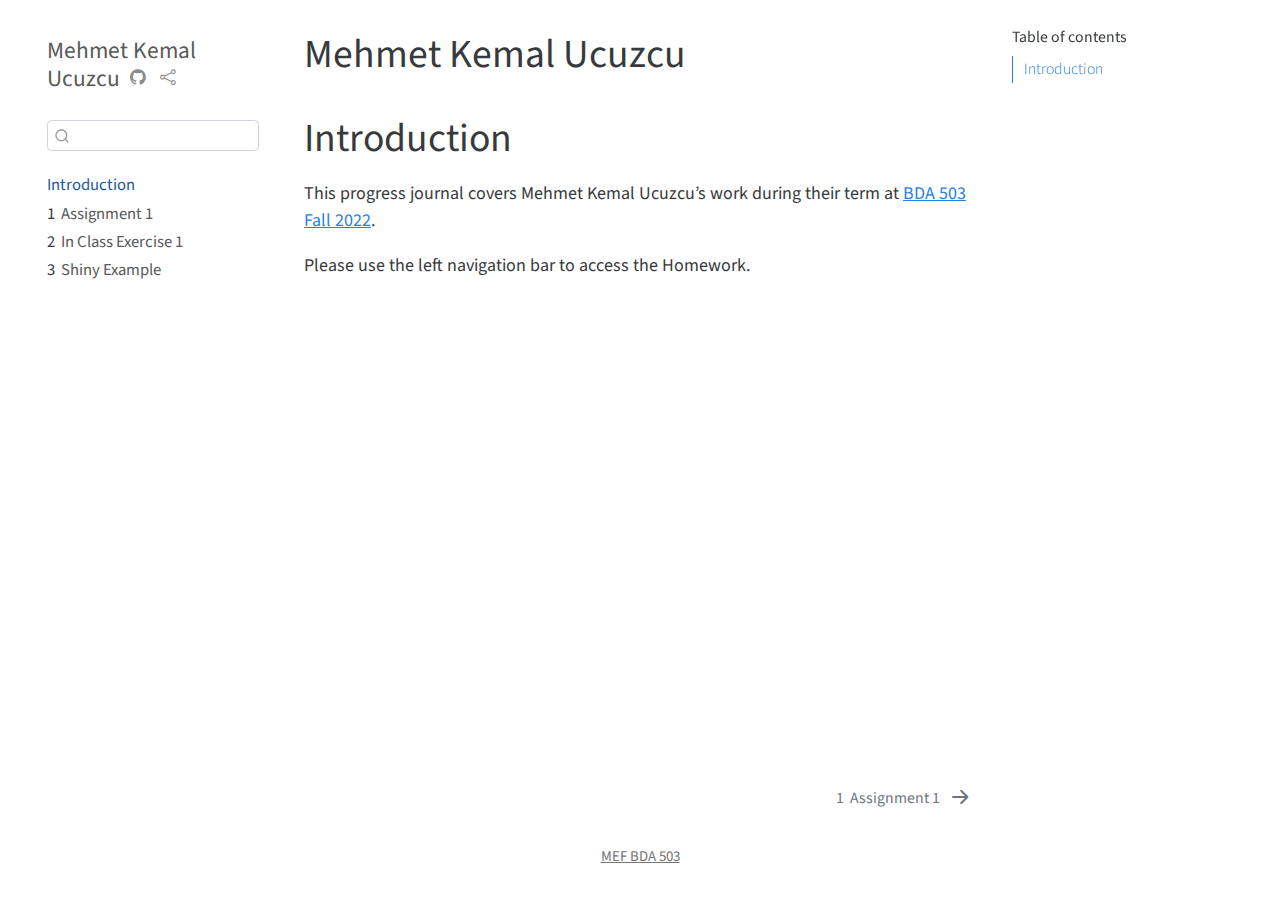
<file: docs/index.html>
<!DOCTYPE html>
<html xmlns="http://www.w3.org/1999/xhtml" lang="en" xml:lang="en"><head>

<meta charset="utf-8">
<meta name="generator" content="quarto-1.1.189">

<meta name="viewport" content="width=device-width, initial-scale=1.0, user-scalable=yes">


<title>Mehmet Kemal Ucuzcu</title>
<style>
code{white-space: pre-wrap;}
span.smallcaps{font-variant: small-caps;}
div.columns{display: flex; gap: min(4vw, 1.5em);}
div.column{flex: auto; overflow-x: auto;}
div.hanging-indent{margin-left: 1.5em; text-indent: -1.5em;}
ul.task-list{list-style: none;}
ul.task-list li input[type="checkbox"] {
  width: 0.8em;
  margin: 0 0.8em 0.2em -1.6em;
  vertical-align: middle;
}
</style>


<script src="site_libs/quarto-nav/quarto-nav.js"></script>
<script src="site_libs/quarto-nav/headroom.min.js"></script>
<script src="site_libs/clipboard/clipboard.min.js"></script>
<script src="site_libs/quarto-search/autocomplete.umd.js"></script>
<script src="site_libs/quarto-search/fuse.min.js"></script>
<script src="site_libs/quarto-search/quarto-search.js"></script>
<meta name="quarto:offset" content="./">
<link href="./assignment1.html" rel="next">
<script src="site_libs/quarto-html/quarto.js"></script>
<script src="site_libs/quarto-html/popper.min.js"></script>
<script src="site_libs/quarto-html/tippy.umd.min.js"></script>
<script src="site_libs/quarto-html/anchor.min.js"></script>
<link href="site_libs/quarto-html/tippy.css" rel="stylesheet">
<link href="site_libs/quarto-html/quarto-syntax-highlighting.css" rel="stylesheet" id="quarto-text-highlighting-styles">
<script src="site_libs/bootstrap/bootstrap.min.js"></script>
<link href="site_libs/bootstrap/bootstrap-icons.css" rel="stylesheet">
<link href="site_libs/bootstrap/bootstrap.min.css" rel="stylesheet" id="quarto-bootstrap" data-mode="light">
<script id="quarto-search-options" type="application/json">{
  "location": "sidebar",
  "copy-button": false,
  "collapse-after": 3,
  "panel-placement": "start",
  "type": "textbox",
  "limit": 20,
  "language": {
    "search-no-results-text": "No results",
    "search-matching-documents-text": "matching documents",
    "search-copy-link-title": "Copy link to search",
    "search-hide-matches-text": "Hide additional matches",
    "search-more-match-text": "more match in this document",
    "search-more-matches-text": "more matches in this document",
    "search-clear-button-title": "Clear",
    "search-detached-cancel-button-title": "Cancel",
    "search-submit-button-title": "Submit"
  }
}</script>


</head>

<body class="nav-sidebar floating">

<div id="quarto-search-results"></div>
  <header id="quarto-header" class="headroom fixed-top">
  <nav class="quarto-secondary-nav" data-bs-toggle="collapse" data-bs-target="#quarto-sidebar" aria-controls="quarto-sidebar" aria-expanded="false" aria-label="Toggle sidebar navigation" onclick="if (window.quartoToggleHeadroom) { window.quartoToggleHeadroom(); }">
    <div class="container-fluid d-flex justify-content-between">
      <h1 class="quarto-secondary-nav-title">Mehmet Kemal Ucuzcu</h1>
      <button type="button" class="quarto-btn-toggle btn" aria-label="Show secondary navigation">
        <i class="bi bi-chevron-right"></i>
      </button>
    </div>
  </nav>
</header>
<!-- content -->
<div id="quarto-content" class="quarto-container page-columns page-rows-contents page-layout-article">
<!-- sidebar -->
  <nav id="quarto-sidebar" class="sidebar collapse sidebar-navigation floating overflow-auto">
    <div class="pt-lg-2 mt-2 text-left sidebar-header">
    <div class="sidebar-title mb-0 py-0">
      <a href="./">Mehmet Kemal Ucuzcu</a> 
        <div class="sidebar-tools-main">
    <a href="https://github.com/pjournal/gh-pages-quarto-template" title="Source Code" class="sidebar-tool px-1"><i class="bi bi-github"></i></a>
    <a href="" title="Share" id="sidebar-tool-dropdown-0" class="sidebar-tool dropdown-toggle px-1" data-bs-toggle="dropdown" aria-expanded="false"><i class="bi bi-share"></i></a>
    <ul class="dropdown-menu" aria-labelledby="sidebar-tool-dropdown-0">
        <li>
          <a class="dropdown-item sidebar-tools-main-item" href="https://twitter.com/intent/tweet?url=|url|">
            <i class="bi bi-bi-twitter pe-1"></i>
          Twitter
          </a>
        </li>
        <li>
          <a class="dropdown-item sidebar-tools-main-item" href="https://www.facebook.com/sharer/sharer.php?u=|url|">
            <i class="bi bi-bi-facebook pe-1"></i>
          Facebook
          </a>
        </li>
    </ul>
</div>
    </div>
      </div>
      <div class="mt-2 flex-shrink-0 align-items-center">
        <div class="sidebar-search">
        <div id="quarto-search" class="" title="Search"></div>
        </div>
      </div>
    <div class="sidebar-menu-container"> 
    <ul class="list-unstyled mt-1">
        <li class="sidebar-item">
  <div class="sidebar-item-container"> 
  <a href="./index.html" class="sidebar-item-text sidebar-link active">Introduction</a>
  </div>
</li>
        <li class="sidebar-item">
  <div class="sidebar-item-container"> 
  <a href="./assignment1.html" class="sidebar-item-text sidebar-link"><span class="chapter-number">1</span>&nbsp; <span class="chapter-title">Assignment 1</span></a>
  </div>
</li>
        <li class="sidebar-item">
  <div class="sidebar-item-container"> 
  <a href="./inclass1.html" class="sidebar-item-text sidebar-link"><span class="chapter-number">2</span>&nbsp; <span class="chapter-title">In Class Exercise 1</span></a>
  </div>
</li>
        <li class="sidebar-item">
  <div class="sidebar-item-container"> 
  <a href="./shiny.html" class="sidebar-item-text sidebar-link"><span class="chapter-number">3</span>&nbsp; <span class="chapter-title">Shiny Example</span></a>
  </div>
</li>
    </ul>
    </div>
</nav>
<!-- margin-sidebar -->
    <div id="quarto-margin-sidebar" class="sidebar margin-sidebar">
        <nav id="TOC" role="doc-toc" class="toc-active">
    <h2 id="toc-title">Table of contents</h2>
   
  <ul>
  <li><a href="#introduction" id="toc-introduction" class="nav-link active" data-scroll-target="#introduction">Introduction</a></li>
  </ul>
</nav>
    </div>
<!-- main -->
<main class="content" id="quarto-document-content">

<header id="title-block-header" class="quarto-title-block default">
<div class="quarto-title">
<h1 class="title d-none d-lg-block">Mehmet Kemal Ucuzcu</h1>
</div>



<div class="quarto-title-meta">

    
    
  </div>
  

</header>

<section id="introduction" class="level1 unnumbered">
<h1 class="unnumbered">Introduction</h1>
<!-- DO NOT TOUCH THIS PART EXCEPT FILLING YOUR OR YOUR GROUP's NAME -->
<p>This progress journal covers Mehmet Kemal Ucuzcu’s work during their term at <a href="https://mef-bda503.github.io/fall22/">BDA 503 Fall 2022</a>.</p>
<p>Please use the left navigation bar to access the Homework.</p>
<!-- IF THIS IS A GROUP UNCOMMENT BELOW -->
<!-- # Group Members

+ [Member 1](Member 1's Progress Journal URL with https://)  
+ [Member 2](Member 2's Progress Journal URL with https://)
+ [Member 3](Member 3's Progress Journal URL with https://)

# Group Project Details

Our group project is [PROJECT NAME]. [SHORT DESCRIPTION] -->


</section>

</main> <!-- /main -->
<script id="quarto-html-after-body" type="application/javascript">
window.document.addEventListener("DOMContentLoaded", function (event) {
  const toggleBodyColorMode = (bsSheetEl) => {
    const mode = bsSheetEl.getAttribute("data-mode");
    const bodyEl = window.document.querySelector("body");
    if (mode === "dark") {
      bodyEl.classList.add("quarto-dark");
      bodyEl.classList.remove("quarto-light");
    } else {
      bodyEl.classList.add("quarto-light");
      bodyEl.classList.remove("quarto-dark");
    }
  }
  const toggleBodyColorPrimary = () => {
    const bsSheetEl = window.document.querySelector("link#quarto-bootstrap");
    if (bsSheetEl) {
      toggleBodyColorMode(bsSheetEl);
    }
  }
  toggleBodyColorPrimary();  
  const icon = "";
  const anchorJS = new window.AnchorJS();
  anchorJS.options = {
    placement: 'right',
    icon: icon
  };
  anchorJS.add('.anchored');
  const clipboard = new window.ClipboardJS('.code-copy-button', {
    target: function(trigger) {
      return trigger.previousElementSibling;
    }
  });
  clipboard.on('success', function(e) {
    // button target
    const button = e.trigger;
    // don't keep focus
    button.blur();
    // flash "checked"
    button.classList.add('code-copy-button-checked');
    var currentTitle = button.getAttribute("title");
    button.setAttribute("title", "Copied!");
    setTimeout(function() {
      button.setAttribute("title", currentTitle);
      button.classList.remove('code-copy-button-checked');
    }, 1000);
    // clear code selection
    e.clearSelection();
  });
  function tippyHover(el, contentFn) {
    const config = {
      allowHTML: true,
      content: contentFn,
      maxWidth: 500,
      delay: 100,
      arrow: false,
      appendTo: function(el) {
          return el.parentElement;
      },
      interactive: true,
      interactiveBorder: 10,
      theme: 'quarto',
      placement: 'bottom-start'
    };
    window.tippy(el, config); 
  }
  const noterefs = window.document.querySelectorAll('a[role="doc-noteref"]');
  for (var i=0; i<noterefs.length; i++) {
    const ref = noterefs[i];
    tippyHover(ref, function() {
      // use id or data attribute instead here
      let href = ref.getAttribute('data-footnote-href') || ref.getAttribute('href');
      try { href = new URL(href).hash; } catch {}
      const id = href.replace(/^#\/?/, "");
      const note = window.document.getElementById(id);
      return note.innerHTML;
    });
  }
  var bibliorefs = window.document.querySelectorAll('a[role="doc-biblioref"]');
  for (var i=0; i<bibliorefs.length; i++) {
    const ref = bibliorefs[i];
    const cites = ref.parentNode.getAttribute('data-cites').split(' ');
    tippyHover(ref, function() {
      var popup = window.document.createElement('div');
      cites.forEach(function(cite) {
        var citeDiv = window.document.createElement('div');
        citeDiv.classList.add('hanging-indent');
        citeDiv.classList.add('csl-entry');
        var biblioDiv = window.document.getElementById('ref-' + cite);
        if (biblioDiv) {
          citeDiv.innerHTML = biblioDiv.innerHTML;
        }
        popup.appendChild(citeDiv);
      });
      return popup.innerHTML;
    });
  }
});
</script>
<nav class="page-navigation">
  <div class="nav-page nav-page-previous">
  </div>
  <div class="nav-page nav-page-next">
      <a href="./assignment1.html" class="pagination-link">
        <span class="nav-page-text"><span class="chapter-number">1</span>&nbsp; <span class="chapter-title">Assignment 1</span></span> <i class="bi bi-arrow-right-short"></i>
      </a>
  </div>
</nav>
</div> <!-- /content -->
<footer class="footer">
  <div class="nav-footer">
      <div class="nav-footer-center"><a href="https://mef-bda503.github.io">MEF BDA 503</a></div>
  </div>
</footer>



</body></html>
</file>
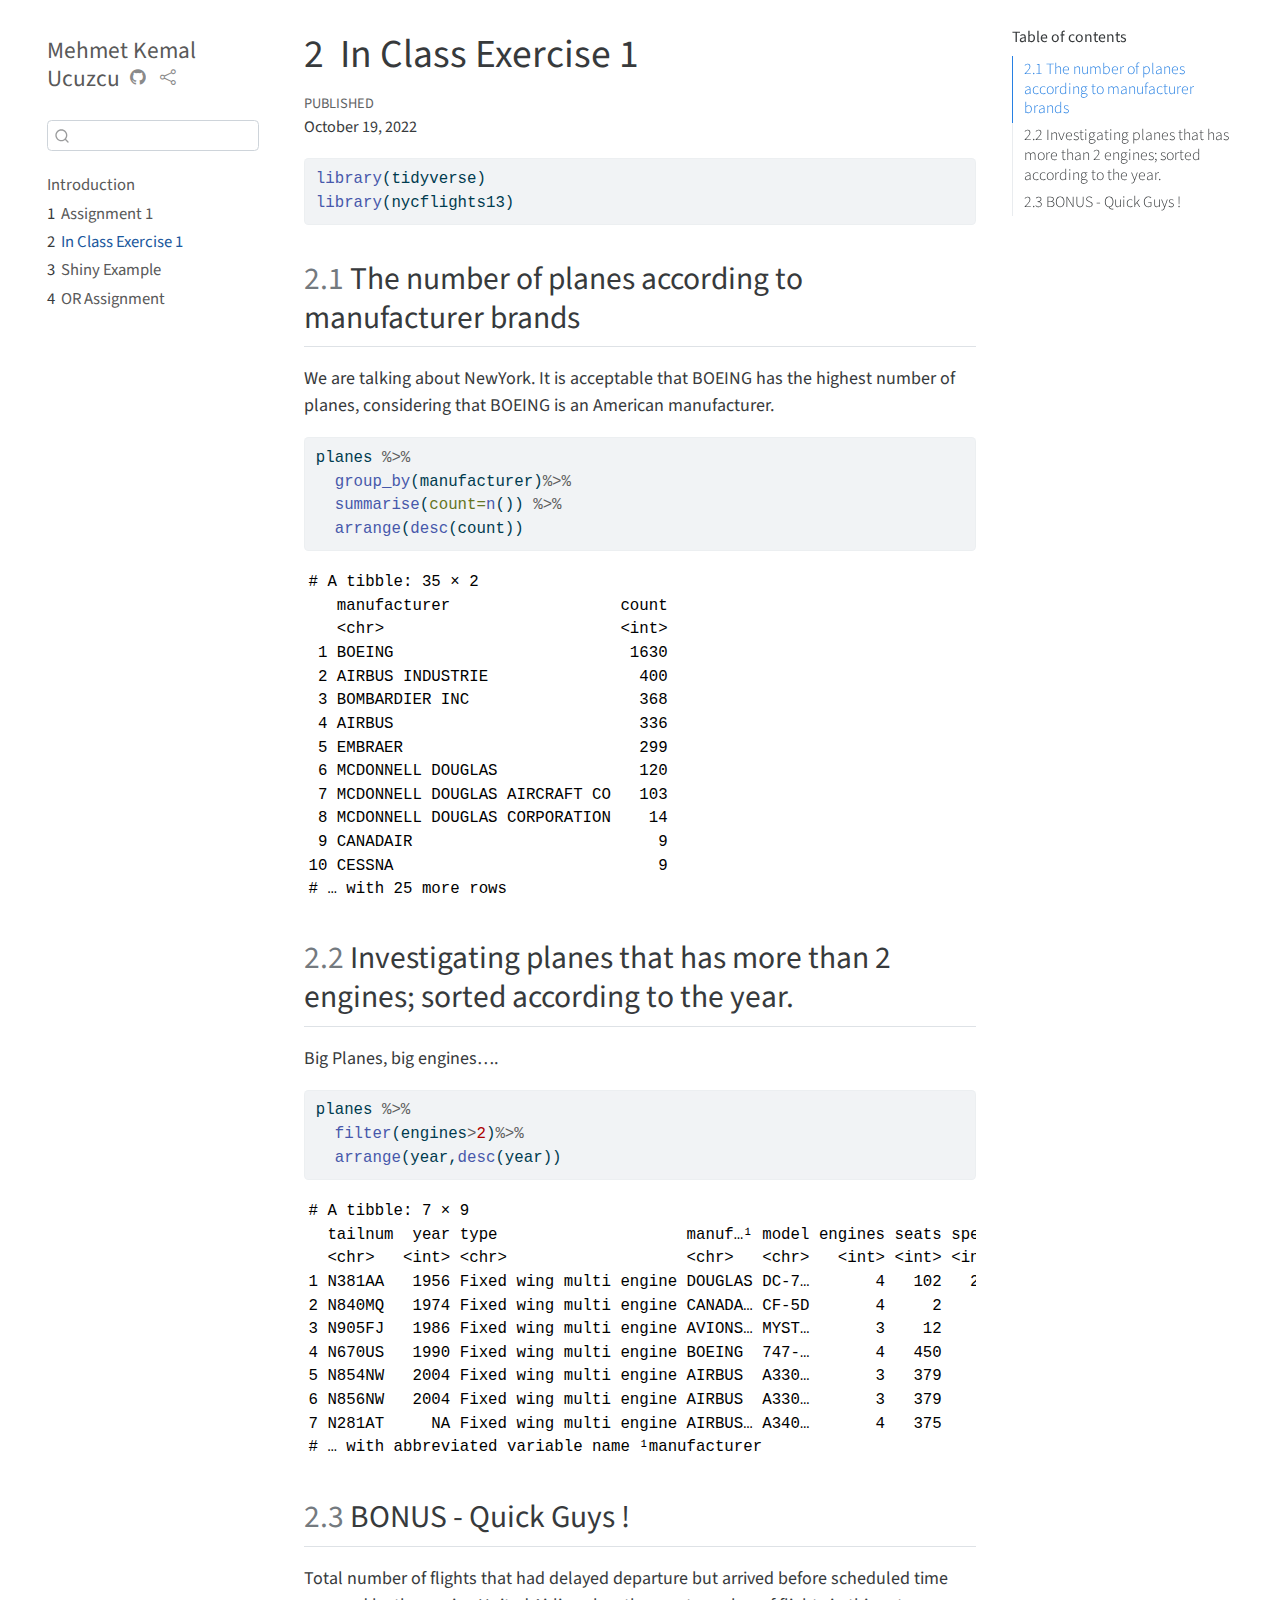
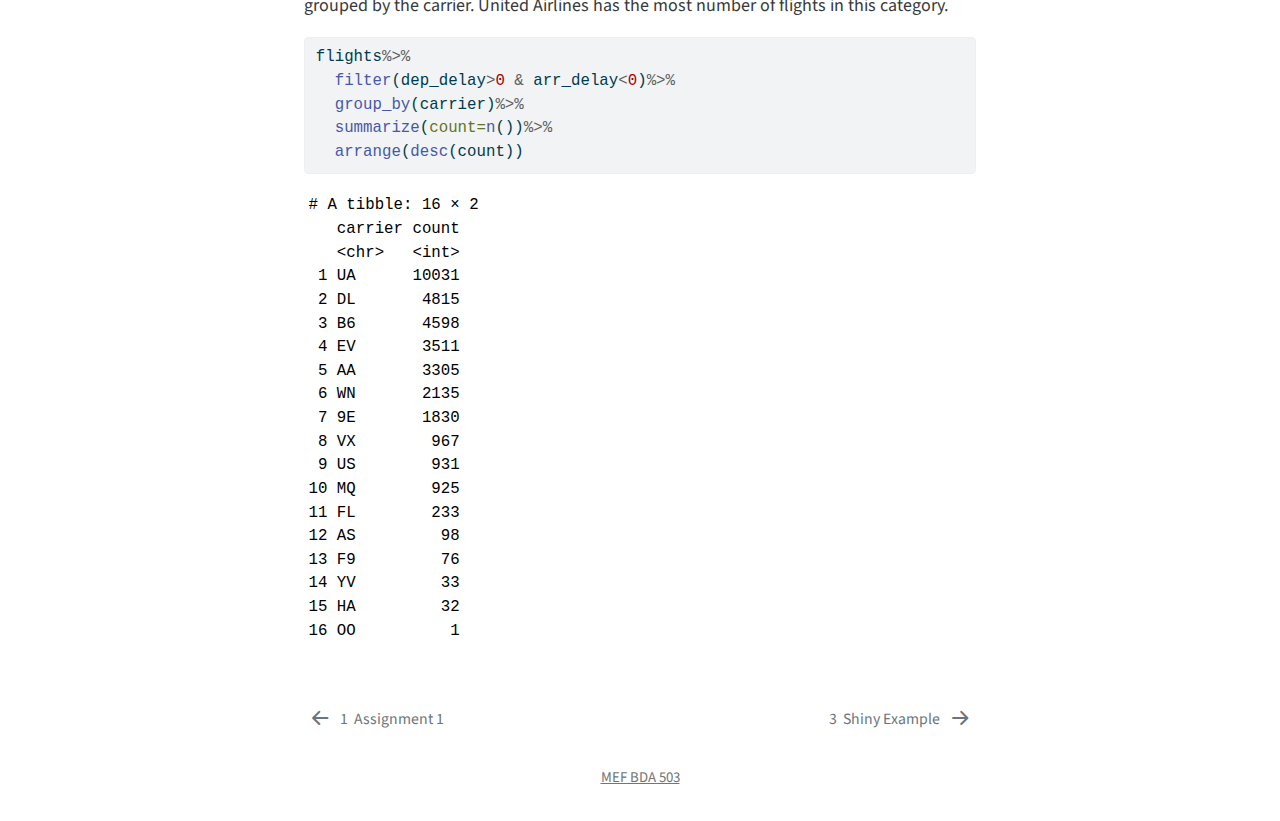
<file: docs/inclass1.html>
<!DOCTYPE html>
<html xmlns="http://www.w3.org/1999/xhtml" lang="en" xml:lang="en"><head>

<meta charset="utf-8">
<meta name="generator" content="quarto-1.1.189">

<meta name="viewport" content="width=device-width, initial-scale=1.0, user-scalable=yes">

<meta name="dcterms.date" content="2022-10-19">

<title>Mehmet Kemal Ucuzcu - 2&nbsp; In Class Exercise 1</title>
<style>
code{white-space: pre-wrap;}
span.smallcaps{font-variant: small-caps;}
div.columns{display: flex; gap: min(4vw, 1.5em);}
div.column{flex: auto; overflow-x: auto;}
div.hanging-indent{margin-left: 1.5em; text-indent: -1.5em;}
ul.task-list{list-style: none;}
ul.task-list li input[type="checkbox"] {
  width: 0.8em;
  margin: 0 0.8em 0.2em -1.6em;
  vertical-align: middle;
}
pre > code.sourceCode { white-space: pre; position: relative; }
pre > code.sourceCode > span { display: inline-block; line-height: 1.25; }
pre > code.sourceCode > span:empty { height: 1.2em; }
.sourceCode { overflow: visible; }
code.sourceCode > span { color: inherit; text-decoration: inherit; }
div.sourceCode { margin: 1em 0; }
pre.sourceCode { margin: 0; }
@media screen {
div.sourceCode { overflow: auto; }
}
@media print {
pre > code.sourceCode { white-space: pre-wrap; }
pre > code.sourceCode > span { text-indent: -5em; padding-left: 5em; }
}
pre.numberSource code
  { counter-reset: source-line 0; }
pre.numberSource code > span
  { position: relative; left: -4em; counter-increment: source-line; }
pre.numberSource code > span > a:first-child::before
  { content: counter(source-line);
    position: relative; left: -1em; text-align: right; vertical-align: baseline;
    border: none; display: inline-block;
    -webkit-touch-callout: none; -webkit-user-select: none;
    -khtml-user-select: none; -moz-user-select: none;
    -ms-user-select: none; user-select: none;
    padding: 0 4px; width: 4em;
    color: #aaaaaa;
  }
pre.numberSource { margin-left: 3em; border-left: 1px solid #aaaaaa;  padding-left: 4px; }
div.sourceCode
  {   }
@media screen {
pre > code.sourceCode > span > a:first-child::before { text-decoration: underline; }
}
code span.al { color: #ff0000; font-weight: bold; } /* Alert */
code span.an { color: #60a0b0; font-weight: bold; font-style: italic; } /* Annotation */
code span.at { color: #7d9029; } /* Attribute */
code span.bn { color: #40a070; } /* BaseN */
code span.bu { color: #008000; } /* BuiltIn */
code span.cf { color: #007020; font-weight: bold; } /* ControlFlow */
code span.ch { color: #4070a0; } /* Char */
code span.cn { color: #880000; } /* Constant */
code span.co { color: #60a0b0; font-style: italic; } /* Comment */
code span.cv { color: #60a0b0; font-weight: bold; font-style: italic; } /* CommentVar */
code span.do { color: #ba2121; font-style: italic; } /* Documentation */
code span.dt { color: #902000; } /* DataType */
code span.dv { color: #40a070; } /* DecVal */
code span.er { color: #ff0000; font-weight: bold; } /* Error */
code span.ex { } /* Extension */
code span.fl { color: #40a070; } /* Float */
code span.fu { color: #06287e; } /* Function */
code span.im { color: #008000; font-weight: bold; } /* Import */
code span.in { color: #60a0b0; font-weight: bold; font-style: italic; } /* Information */
code span.kw { color: #007020; font-weight: bold; } /* Keyword */
code span.op { color: #666666; } /* Operator */
code span.ot { color: #007020; } /* Other */
code span.pp { color: #bc7a00; } /* Preprocessor */
code span.sc { color: #4070a0; } /* SpecialChar */
code span.ss { color: #bb6688; } /* SpecialString */
code span.st { color: #4070a0; } /* String */
code span.va { color: #19177c; } /* Variable */
code span.vs { color: #4070a0; } /* VerbatimString */
code span.wa { color: #60a0b0; font-weight: bold; font-style: italic; } /* Warning */
</style>


<script src="site_libs/quarto-nav/quarto-nav.js"></script>
<script src="site_libs/quarto-nav/headroom.min.js"></script>
<script src="site_libs/clipboard/clipboard.min.js"></script>
<script src="site_libs/quarto-search/autocomplete.umd.js"></script>
<script src="site_libs/quarto-search/fuse.min.js"></script>
<script src="site_libs/quarto-search/quarto-search.js"></script>
<meta name="quarto:offset" content="./">
<link href="./shiny.html" rel="next">
<link href="./assignment1.html" rel="prev">
<script src="site_libs/quarto-html/quarto.js"></script>
<script src="site_libs/quarto-html/popper.min.js"></script>
<script src="site_libs/quarto-html/tippy.umd.min.js"></script>
<script src="site_libs/quarto-html/anchor.min.js"></script>
<link href="site_libs/quarto-html/tippy.css" rel="stylesheet">
<link href="site_libs/quarto-html/quarto-syntax-highlighting.css" rel="stylesheet" id="quarto-text-highlighting-styles">
<script src="site_libs/bootstrap/bootstrap.min.js"></script>
<link href="site_libs/bootstrap/bootstrap-icons.css" rel="stylesheet">
<link href="site_libs/bootstrap/bootstrap.min.css" rel="stylesheet" id="quarto-bootstrap" data-mode="light">
<script id="quarto-search-options" type="application/json">{
  "location": "sidebar",
  "copy-button": false,
  "collapse-after": 3,
  "panel-placement": "start",
  "type": "textbox",
  "limit": 20,
  "language": {
    "search-no-results-text": "No results",
    "search-matching-documents-text": "matching documents",
    "search-copy-link-title": "Copy link to search",
    "search-hide-matches-text": "Hide additional matches",
    "search-more-match-text": "more match in this document",
    "search-more-matches-text": "more matches in this document",
    "search-clear-button-title": "Clear",
    "search-detached-cancel-button-title": "Cancel",
    "search-submit-button-title": "Submit"
  }
}</script>


</head>

<body class="nav-sidebar floating">

<div id="quarto-search-results"></div>
  <header id="quarto-header" class="headroom fixed-top">
  <nav class="quarto-secondary-nav" data-bs-toggle="collapse" data-bs-target="#quarto-sidebar" aria-controls="quarto-sidebar" aria-expanded="false" aria-label="Toggle sidebar navigation" onclick="if (window.quartoToggleHeadroom) { window.quartoToggleHeadroom(); }">
    <div class="container-fluid d-flex justify-content-between">
      <h1 class="quarto-secondary-nav-title"><span class="chapter-number">2</span>&nbsp; <span class="chapter-title">In Class Exercise 1</span></h1>
      <button type="button" class="quarto-btn-toggle btn" aria-label="Show secondary navigation">
        <i class="bi bi-chevron-right"></i>
      </button>
    </div>
  </nav>
</header>
<!-- content -->
<div id="quarto-content" class="quarto-container page-columns page-rows-contents page-layout-article">
<!-- sidebar -->
  <nav id="quarto-sidebar" class="sidebar collapse sidebar-navigation floating overflow-auto">
    <div class="pt-lg-2 mt-2 text-left sidebar-header">
    <div class="sidebar-title mb-0 py-0">
      <a href="./">Mehmet Kemal Ucuzcu</a> 
        <div class="sidebar-tools-main">
    <a href="https://github.com/pjournal/gh-pages-quarto-template" title="Source Code" class="sidebar-tool px-1"><i class="bi bi-github"></i></a>
    <a href="" title="Share" id="sidebar-tool-dropdown-0" class="sidebar-tool dropdown-toggle px-1" data-bs-toggle="dropdown" aria-expanded="false"><i class="bi bi-share"></i></a>
    <ul class="dropdown-menu" aria-labelledby="sidebar-tool-dropdown-0">
        <li>
          <a class="dropdown-item sidebar-tools-main-item" href="https://twitter.com/intent/tweet?url=|url|">
            <i class="bi bi-bi-twitter pe-1"></i>
          Twitter
          </a>
        </li>
        <li>
          <a class="dropdown-item sidebar-tools-main-item" href="https://www.facebook.com/sharer/sharer.php?u=|url|">
            <i class="bi bi-bi-facebook pe-1"></i>
          Facebook
          </a>
        </li>
    </ul>
</div>
    </div>
      </div>
      <div class="mt-2 flex-shrink-0 align-items-center">
        <div class="sidebar-search">
        <div id="quarto-search" class="" title="Search"></div>
        </div>
      </div>
    <div class="sidebar-menu-container"> 
    <ul class="list-unstyled mt-1">
        <li class="sidebar-item">
  <div class="sidebar-item-container"> 
  <a href="./index.html" class="sidebar-item-text sidebar-link">Introduction</a>
  </div>
</li>
        <li class="sidebar-item">
  <div class="sidebar-item-container"> 
  <a href="./assignment1.html" class="sidebar-item-text sidebar-link"><span class="chapter-number">1</span>&nbsp; <span class="chapter-title">Assignment 1</span></a>
  </div>
</li>
        <li class="sidebar-item">
  <div class="sidebar-item-container"> 
  <a href="./inclass1.html" class="sidebar-item-text sidebar-link active"><span class="chapter-number">2</span>&nbsp; <span class="chapter-title">In Class Exercise 1</span></a>
  </div>
</li>
        <li class="sidebar-item">
  <div class="sidebar-item-container"> 
  <a href="./shiny.html" class="sidebar-item-text sidebar-link"><span class="chapter-number">3</span>&nbsp; <span class="chapter-title">Shiny Example</span></a>
  </div>
</li>
        <li class="sidebar-item">
  <div class="sidebar-item-container"> 
  <a href="./or.html" class="sidebar-item-text sidebar-link"><span class="chapter-number">4</span>&nbsp; <span class="chapter-title">OR Assignment</span></a>
  </div>
</li>
    </ul>
    </div>
</nav>
<!-- margin-sidebar -->
    <div id="quarto-margin-sidebar" class="sidebar margin-sidebar">
        <nav id="TOC" role="doc-toc" class="toc-active">
    <h2 id="toc-title">Table of contents</h2>
   
  <ul>
  <li><a href="#the-number-of-planes-according-to-manufacturer-brands" id="toc-the-number-of-planes-according-to-manufacturer-brands" class="nav-link active" data-scroll-target="#the-number-of-planes-according-to-manufacturer-brands"><span class="toc-section-number">2.1</span>  The number of planes according to manufacturer brands</a></li>
  <li><a href="#investigating-planes-that-has-more-than-2-engines-sorted-according-to-the-year." id="toc-investigating-planes-that-has-more-than-2-engines-sorted-according-to-the-year." class="nav-link" data-scroll-target="#investigating-planes-that-has-more-than-2-engines-sorted-according-to-the-year."><span class="toc-section-number">2.2</span>  Investigating planes that has more than 2 engines; sorted according to the year.</a></li>
  <li><a href="#bonus---quick-guys" id="toc-bonus---quick-guys" class="nav-link" data-scroll-target="#bonus---quick-guys"><span class="toc-section-number">2.3</span>  BONUS - Quick Guys !</a></li>
  </ul>
</nav>
    </div>
<!-- main -->
<main class="content" id="quarto-document-content">

<header id="title-block-header" class="quarto-title-block default">
<div class="quarto-title">
<h1 class="title d-none d-lg-block"><span class="chapter-number">2</span>&nbsp; <span class="chapter-title">In Class Exercise 1</span></h1>
</div>



<div class="quarto-title-meta">

    
    <div>
    <div class="quarto-title-meta-heading">Published</div>
    <div class="quarto-title-meta-contents">
      <p class="date">October 19, 2022</p>
    </div>
  </div>
    
  </div>
  

</header>

<div class="cell">
<div class="sourceCode cell-code" id="cb1"><pre class="sourceCode r code-with-copy"><code class="sourceCode r"><span id="cb1-1"><a href="#cb1-1" aria-hidden="true" tabindex="-1"></a><span class="fu">library</span>(tidyverse)</span>
<span id="cb1-2"><a href="#cb1-2" aria-hidden="true" tabindex="-1"></a><span class="fu">library</span>(nycflights13)</span></code><button title="Copy to Clipboard" class="code-copy-button"><i class="bi"></i></button></pre></div>
</div>
<section id="the-number-of-planes-according-to-manufacturer-brands" class="level2" data-number="2.1">
<h2 data-number="2.1" class="anchored" data-anchor-id="the-number-of-planes-according-to-manufacturer-brands"><span class="header-section-number">2.1</span> The number of planes according to manufacturer brands</h2>
<p>We are talking about NewYork. It is acceptable that BOEING has the highest number of planes, considering that BOEING is an American manufacturer.</p>
<div class="cell">
<div class="sourceCode cell-code" id="cb2"><pre class="sourceCode r code-with-copy"><code class="sourceCode r"><span id="cb2-1"><a href="#cb2-1" aria-hidden="true" tabindex="-1"></a>planes <span class="sc">%&gt;%</span> </span>
<span id="cb2-2"><a href="#cb2-2" aria-hidden="true" tabindex="-1"></a>  <span class="fu">group_by</span>(manufacturer)<span class="sc">%&gt;%</span></span>
<span id="cb2-3"><a href="#cb2-3" aria-hidden="true" tabindex="-1"></a>  <span class="fu">summarise</span>(<span class="at">count=</span><span class="fu">n</span>()) <span class="sc">%&gt;%</span> </span>
<span id="cb2-4"><a href="#cb2-4" aria-hidden="true" tabindex="-1"></a>  <span class="fu">arrange</span>(<span class="fu">desc</span>(count))</span></code><button title="Copy to Clipboard" class="code-copy-button"><i class="bi"></i></button></pre></div>
<div class="cell-output cell-output-stdout">
<pre><code># A tibble: 35 × 2
   manufacturer                  count
   &lt;chr&gt;                         &lt;int&gt;
 1 BOEING                         1630
 2 AIRBUS INDUSTRIE                400
 3 BOMBARDIER INC                  368
 4 AIRBUS                          336
 5 EMBRAER                         299
 6 MCDONNELL DOUGLAS               120
 7 MCDONNELL DOUGLAS AIRCRAFT CO   103
 8 MCDONNELL DOUGLAS CORPORATION    14
 9 CANADAIR                          9
10 CESSNA                            9
# … with 25 more rows</code></pre>
</div>
</div>
</section>
<section id="investigating-planes-that-has-more-than-2-engines-sorted-according-to-the-year." class="level2" data-number="2.2">
<h2 data-number="2.2" class="anchored" data-anchor-id="investigating-planes-that-has-more-than-2-engines-sorted-according-to-the-year."><span class="header-section-number">2.2</span> Investigating planes that has more than 2 engines; sorted according to the year.</h2>
<p>Big Planes, big engines….</p>
<div class="cell">
<div class="sourceCode cell-code" id="cb4"><pre class="sourceCode r code-with-copy"><code class="sourceCode r"><span id="cb4-1"><a href="#cb4-1" aria-hidden="true" tabindex="-1"></a>planes <span class="sc">%&gt;%</span></span>
<span id="cb4-2"><a href="#cb4-2" aria-hidden="true" tabindex="-1"></a>  <span class="fu">filter</span>(engines<span class="sc">&gt;</span><span class="dv">2</span>)<span class="sc">%&gt;%</span></span>
<span id="cb4-3"><a href="#cb4-3" aria-hidden="true" tabindex="-1"></a>  <span class="fu">arrange</span>(year,<span class="fu">desc</span>(year))</span></code><button title="Copy to Clipboard" class="code-copy-button"><i class="bi"></i></button></pre></div>
<div class="cell-output cell-output-stdout">
<pre><code># A tibble: 7 × 9
  tailnum  year type                    manuf…¹ model engines seats speed engine
  &lt;chr&gt;   &lt;int&gt; &lt;chr&gt;                   &lt;chr&gt;   &lt;chr&gt;   &lt;int&gt; &lt;int&gt; &lt;int&gt; &lt;chr&gt; 
1 N381AA   1956 Fixed wing multi engine DOUGLAS DC-7…       4   102   232 Recip…
2 N840MQ   1974 Fixed wing multi engine CANADA… CF-5D       4     2    NA Turbo…
3 N905FJ   1986 Fixed wing multi engine AVIONS… MYST…       3    12    NA Turbo…
4 N670US   1990 Fixed wing multi engine BOEING  747-…       4   450    NA Turbo…
5 N854NW   2004 Fixed wing multi engine AIRBUS  A330…       3   379    NA Turbo…
6 N856NW   2004 Fixed wing multi engine AIRBUS  A330…       3   379    NA Turbo…
7 N281AT     NA Fixed wing multi engine AIRBUS… A340…       4   375    NA Turbo…
# … with abbreviated variable name ¹​manufacturer</code></pre>
</div>
</div>
</section>
<section id="bonus---quick-guys" class="level2" data-number="2.3">
<h2 data-number="2.3" class="anchored" data-anchor-id="bonus---quick-guys"><span class="header-section-number">2.3</span> BONUS - Quick Guys !</h2>
<p>Total number of flights that had delayed departure but arrived before scheduled time grouped by the carrier. United Airlines has the most number of flights in this category.</p>
<div class="cell">
<div class="sourceCode cell-code" id="cb6"><pre class="sourceCode r code-with-copy"><code class="sourceCode r"><span id="cb6-1"><a href="#cb6-1" aria-hidden="true" tabindex="-1"></a>flights<span class="sc">%&gt;%</span></span>
<span id="cb6-2"><a href="#cb6-2" aria-hidden="true" tabindex="-1"></a>  <span class="fu">filter</span>(dep_delay<span class="sc">&gt;</span><span class="dv">0</span> <span class="sc">&amp;</span> arr_delay<span class="sc">&lt;</span><span class="dv">0</span>)<span class="sc">%&gt;%</span></span>
<span id="cb6-3"><a href="#cb6-3" aria-hidden="true" tabindex="-1"></a>  <span class="fu">group_by</span>(carrier)<span class="sc">%&gt;%</span></span>
<span id="cb6-4"><a href="#cb6-4" aria-hidden="true" tabindex="-1"></a>  <span class="fu">summarize</span>(<span class="at">count=</span><span class="fu">n</span>())<span class="sc">%&gt;%</span></span>
<span id="cb6-5"><a href="#cb6-5" aria-hidden="true" tabindex="-1"></a>  <span class="fu">arrange</span>(<span class="fu">desc</span>(count))</span></code><button title="Copy to Clipboard" class="code-copy-button"><i class="bi"></i></button></pre></div>
<div class="cell-output cell-output-stdout">
<pre><code># A tibble: 16 × 2
   carrier count
   &lt;chr&gt;   &lt;int&gt;
 1 UA      10031
 2 DL       4815
 3 B6       4598
 4 EV       3511
 5 AA       3305
 6 WN       2135
 7 9E       1830
 8 VX        967
 9 US        931
10 MQ        925
11 FL        233
12 AS         98
13 F9         76
14 YV         33
15 HA         32
16 OO          1</code></pre>
</div>
</div>


</section>

</main> <!-- /main -->
<script id="quarto-html-after-body" type="application/javascript">
window.document.addEventListener("DOMContentLoaded", function (event) {
  const toggleBodyColorMode = (bsSheetEl) => {
    const mode = bsSheetEl.getAttribute("data-mode");
    const bodyEl = window.document.querySelector("body");
    if (mode === "dark") {
      bodyEl.classList.add("quarto-dark");
      bodyEl.classList.remove("quarto-light");
    } else {
      bodyEl.classList.add("quarto-light");
      bodyEl.classList.remove("quarto-dark");
    }
  }
  const toggleBodyColorPrimary = () => {
    const bsSheetEl = window.document.querySelector("link#quarto-bootstrap");
    if (bsSheetEl) {
      toggleBodyColorMode(bsSheetEl);
    }
  }
  toggleBodyColorPrimary();  
  const icon = "";
  const anchorJS = new window.AnchorJS();
  anchorJS.options = {
    placement: 'right',
    icon: icon
  };
  anchorJS.add('.anchored');
  const clipboard = new window.ClipboardJS('.code-copy-button', {
    target: function(trigger) {
      return trigger.previousElementSibling;
    }
  });
  clipboard.on('success', function(e) {
    // button target
    const button = e.trigger;
    // don't keep focus
    button.blur();
    // flash "checked"
    button.classList.add('code-copy-button-checked');
    var currentTitle = button.getAttribute("title");
    button.setAttribute("title", "Copied!");
    setTimeout(function() {
      button.setAttribute("title", currentTitle);
      button.classList.remove('code-copy-button-checked');
    }, 1000);
    // clear code selection
    e.clearSelection();
  });
  function tippyHover(el, contentFn) {
    const config = {
      allowHTML: true,
      content: contentFn,
      maxWidth: 500,
      delay: 100,
      arrow: false,
      appendTo: function(el) {
          return el.parentElement;
      },
      interactive: true,
      interactiveBorder: 10,
      theme: 'quarto',
      placement: 'bottom-start'
    };
    window.tippy(el, config); 
  }
  const noterefs = window.document.querySelectorAll('a[role="doc-noteref"]');
  for (var i=0; i<noterefs.length; i++) {
    const ref = noterefs[i];
    tippyHover(ref, function() {
      // use id or data attribute instead here
      let href = ref.getAttribute('data-footnote-href') || ref.getAttribute('href');
      try { href = new URL(href).hash; } catch {}
      const id = href.replace(/^#\/?/, "");
      const note = window.document.getElementById(id);
      return note.innerHTML;
    });
  }
  var bibliorefs = window.document.querySelectorAll('a[role="doc-biblioref"]');
  for (var i=0; i<bibliorefs.length; i++) {
    const ref = bibliorefs[i];
    const cites = ref.parentNode.getAttribute('data-cites').split(' ');
    tippyHover(ref, function() {
      var popup = window.document.createElement('div');
      cites.forEach(function(cite) {
        var citeDiv = window.document.createElement('div');
        citeDiv.classList.add('hanging-indent');
        citeDiv.classList.add('csl-entry');
        var biblioDiv = window.document.getElementById('ref-' + cite);
        if (biblioDiv) {
          citeDiv.innerHTML = biblioDiv.innerHTML;
        }
        popup.appendChild(citeDiv);
      });
      return popup.innerHTML;
    });
  }
});
</script>
<nav class="page-navigation">
  <div class="nav-page nav-page-previous">
      <a href="./assignment1.html" class="pagination-link">
        <i class="bi bi-arrow-left-short"></i> <span class="nav-page-text"><span class="chapter-number">1</span>&nbsp; <span class="chapter-title">Assignment 1</span></span>
      </a>          
  </div>
  <div class="nav-page nav-page-next">
      <a href="./shiny.html" class="pagination-link">
        <span class="nav-page-text"><span class="chapter-number">3</span>&nbsp; <span class="chapter-title">Shiny Example</span></span> <i class="bi bi-arrow-right-short"></i>
      </a>
  </div>
</nav>
</div> <!-- /content -->
<footer class="footer">
  <div class="nav-footer">
      <div class="nav-footer-center"><a href="https://mef-bda503.github.io">MEF BDA 503</a></div>
  </div>
</footer>



</body></html>
</file>
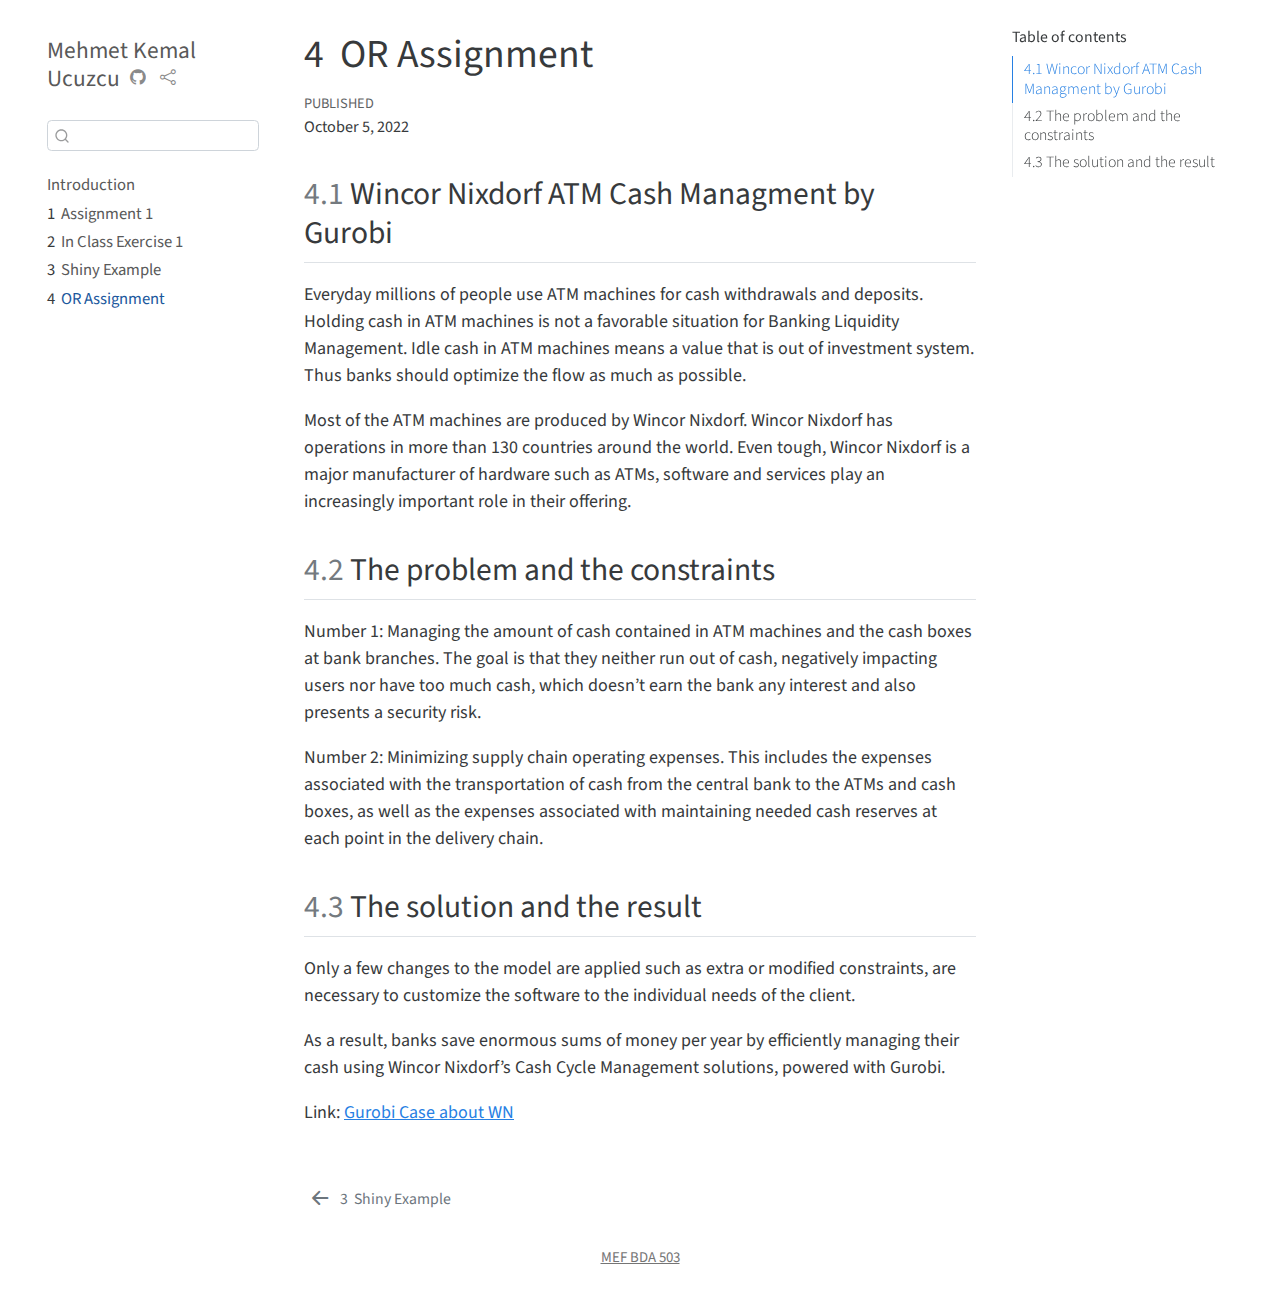
<file: docs/or.html>
<!DOCTYPE html>
<html xmlns="http://www.w3.org/1999/xhtml" lang="en" xml:lang="en"><head>

<meta charset="utf-8">
<meta name="generator" content="quarto-1.1.189">

<meta name="viewport" content="width=device-width, initial-scale=1.0, user-scalable=yes">

<meta name="dcterms.date" content="2022-10-05">

<title>Mehmet Kemal Ucuzcu - 4&nbsp; OR Assignment</title>
<style>
code{white-space: pre-wrap;}
span.smallcaps{font-variant: small-caps;}
div.columns{display: flex; gap: min(4vw, 1.5em);}
div.column{flex: auto; overflow-x: auto;}
div.hanging-indent{margin-left: 1.5em; text-indent: -1.5em;}
ul.task-list{list-style: none;}
ul.task-list li input[type="checkbox"] {
  width: 0.8em;
  margin: 0 0.8em 0.2em -1.6em;
  vertical-align: middle;
}
</style>


<script src="site_libs/quarto-nav/quarto-nav.js"></script>
<script src="site_libs/quarto-nav/headroom.min.js"></script>
<script src="site_libs/clipboard/clipboard.min.js"></script>
<script src="site_libs/quarto-search/autocomplete.umd.js"></script>
<script src="site_libs/quarto-search/fuse.min.js"></script>
<script src="site_libs/quarto-search/quarto-search.js"></script>
<meta name="quarto:offset" content="./">
<link href="./shiny.html" rel="prev">
<script src="site_libs/quarto-html/quarto.js"></script>
<script src="site_libs/quarto-html/popper.min.js"></script>
<script src="site_libs/quarto-html/tippy.umd.min.js"></script>
<script src="site_libs/quarto-html/anchor.min.js"></script>
<link href="site_libs/quarto-html/tippy.css" rel="stylesheet">
<link href="site_libs/quarto-html/quarto-syntax-highlighting.css" rel="stylesheet" id="quarto-text-highlighting-styles">
<script src="site_libs/bootstrap/bootstrap.min.js"></script>
<link href="site_libs/bootstrap/bootstrap-icons.css" rel="stylesheet">
<link href="site_libs/bootstrap/bootstrap.min.css" rel="stylesheet" id="quarto-bootstrap" data-mode="light">
<script id="quarto-search-options" type="application/json">{
  "location": "sidebar",
  "copy-button": false,
  "collapse-after": 3,
  "panel-placement": "start",
  "type": "textbox",
  "limit": 20,
  "language": {
    "search-no-results-text": "No results",
    "search-matching-documents-text": "matching documents",
    "search-copy-link-title": "Copy link to search",
    "search-hide-matches-text": "Hide additional matches",
    "search-more-match-text": "more match in this document",
    "search-more-matches-text": "more matches in this document",
    "search-clear-button-title": "Clear",
    "search-detached-cancel-button-title": "Cancel",
    "search-submit-button-title": "Submit"
  }
}</script>


</head>

<body class="nav-sidebar floating">

<div id="quarto-search-results"></div>
  <header id="quarto-header" class="headroom fixed-top">
  <nav class="quarto-secondary-nav" data-bs-toggle="collapse" data-bs-target="#quarto-sidebar" aria-controls="quarto-sidebar" aria-expanded="false" aria-label="Toggle sidebar navigation" onclick="if (window.quartoToggleHeadroom) { window.quartoToggleHeadroom(); }">
    <div class="container-fluid d-flex justify-content-between">
      <h1 class="quarto-secondary-nav-title"><span class="chapter-number">4</span>&nbsp; <span class="chapter-title">OR Assignment</span></h1>
      <button type="button" class="quarto-btn-toggle btn" aria-label="Show secondary navigation">
        <i class="bi bi-chevron-right"></i>
      </button>
    </div>
  </nav>
</header>
<!-- content -->
<div id="quarto-content" class="quarto-container page-columns page-rows-contents page-layout-article">
<!-- sidebar -->
  <nav id="quarto-sidebar" class="sidebar collapse sidebar-navigation floating overflow-auto">
    <div class="pt-lg-2 mt-2 text-left sidebar-header">
    <div class="sidebar-title mb-0 py-0">
      <a href="./">Mehmet Kemal Ucuzcu</a> 
        <div class="sidebar-tools-main">
    <a href="https://github.com/pjournal/gh-pages-quarto-template" title="Source Code" class="sidebar-tool px-1"><i class="bi bi-github"></i></a>
    <a href="" title="Share" id="sidebar-tool-dropdown-0" class="sidebar-tool dropdown-toggle px-1" data-bs-toggle="dropdown" aria-expanded="false"><i class="bi bi-share"></i></a>
    <ul class="dropdown-menu" aria-labelledby="sidebar-tool-dropdown-0">
        <li>
          <a class="dropdown-item sidebar-tools-main-item" href="https://twitter.com/intent/tweet?url=|url|">
            <i class="bi bi-bi-twitter pe-1"></i>
          Twitter
          </a>
        </li>
        <li>
          <a class="dropdown-item sidebar-tools-main-item" href="https://www.facebook.com/sharer/sharer.php?u=|url|">
            <i class="bi bi-bi-facebook pe-1"></i>
          Facebook
          </a>
        </li>
    </ul>
</div>
    </div>
      </div>
      <div class="mt-2 flex-shrink-0 align-items-center">
        <div class="sidebar-search">
        <div id="quarto-search" class="" title="Search"></div>
        </div>
      </div>
    <div class="sidebar-menu-container"> 
    <ul class="list-unstyled mt-1">
        <li class="sidebar-item">
  <div class="sidebar-item-container"> 
  <a href="./index.html" class="sidebar-item-text sidebar-link">Introduction</a>
  </div>
</li>
        <li class="sidebar-item">
  <div class="sidebar-item-container"> 
  <a href="./assignment1.html" class="sidebar-item-text sidebar-link"><span class="chapter-number">1</span>&nbsp; <span class="chapter-title">Assignment 1</span></a>
  </div>
</li>
        <li class="sidebar-item">
  <div class="sidebar-item-container"> 
  <a href="./inclass1.html" class="sidebar-item-text sidebar-link"><span class="chapter-number">2</span>&nbsp; <span class="chapter-title">In Class Exercise 1</span></a>
  </div>
</li>
        <li class="sidebar-item">
  <div class="sidebar-item-container"> 
  <a href="./shiny.html" class="sidebar-item-text sidebar-link"><span class="chapter-number">3</span>&nbsp; <span class="chapter-title">Shiny Example</span></a>
  </div>
</li>
        <li class="sidebar-item">
  <div class="sidebar-item-container"> 
  <a href="./or.html" class="sidebar-item-text sidebar-link active"><span class="chapter-number">4</span>&nbsp; <span class="chapter-title">OR Assignment</span></a>
  </div>
</li>
    </ul>
    </div>
</nav>
<!-- margin-sidebar -->
    <div id="quarto-margin-sidebar" class="sidebar margin-sidebar">
        <nav id="TOC" role="doc-toc" class="toc-active">
    <h2 id="toc-title">Table of contents</h2>
   
  <ul>
  <li><a href="#wincor-nixdorf-atm-cash-managment-by-gurobi" id="toc-wincor-nixdorf-atm-cash-managment-by-gurobi" class="nav-link active" data-scroll-target="#wincor-nixdorf-atm-cash-managment-by-gurobi"><span class="toc-section-number">4.1</span>  Wincor Nixdorf ATM Cash Managment by Gurobi</a></li>
  <li><a href="#the-problem-and-the-constraints" id="toc-the-problem-and-the-constraints" class="nav-link" data-scroll-target="#the-problem-and-the-constraints"><span class="toc-section-number">4.2</span>  The problem and the constraints</a></li>
  <li><a href="#the-solution-and-the-result" id="toc-the-solution-and-the-result" class="nav-link" data-scroll-target="#the-solution-and-the-result"><span class="toc-section-number">4.3</span>  The solution and the result</a></li>
  </ul>
</nav>
    </div>
<!-- main -->
<main class="content" id="quarto-document-content">

<header id="title-block-header" class="quarto-title-block default">
<div class="quarto-title">
<h1 class="title d-none d-lg-block"><span class="chapter-number">4</span>&nbsp; <span class="chapter-title">OR Assignment</span></h1>
</div>



<div class="quarto-title-meta">

    
    <div>
    <div class="quarto-title-meta-heading">Published</div>
    <div class="quarto-title-meta-contents">
      <p class="date">October 5, 2022</p>
    </div>
  </div>
    
  </div>
  

</header>

<section id="wincor-nixdorf-atm-cash-managment-by-gurobi" class="level2" data-number="4.1">
<h2 data-number="4.1" class="anchored" data-anchor-id="wincor-nixdorf-atm-cash-managment-by-gurobi"><span class="header-section-number">4.1</span> Wincor Nixdorf ATM Cash Managment by Gurobi</h2>
<p>Everyday millions of people use ATM machines for cash withdrawals and deposits. Holding cash in ATM machines is not a favorable situation for Banking Liquidity Management. Idle cash in ATM machines means a value that is out of investment system. Thus banks should optimize the flow as much as possible.</p>
<p>Most of the ATM machines are produced by Wincor Nixdorf. Wincor Nixdorf has operations in more than 130 countries around the world. Even tough, Wincor Nixdorf is a major manufacturer of hardware such as ATMs, software and services play an increasingly important role in their offering.</p>
</section>
<section id="the-problem-and-the-constraints" class="level2" data-number="4.2">
<h2 data-number="4.2" class="anchored" data-anchor-id="the-problem-and-the-constraints"><span class="header-section-number">4.2</span> The problem and the constraints</h2>
<p>Number 1: Managing the amount of cash contained in ATM machines and the cash boxes at bank branches. The goal is that they neither run out of cash, negatively impacting users nor have too much cash, which doesn’t earn the bank any interest and also presents a security risk.</p>
<p>Number 2: Minimizing supply chain operating expenses. This includes the expenses associated with the transportation of cash from the central bank to the ATMs and cash boxes, as well as the expenses associated with maintaining needed cash reserves at each point in the delivery chain.</p>
</section>
<section id="the-solution-and-the-result" class="level2" data-number="4.3">
<h2 data-number="4.3" class="anchored" data-anchor-id="the-solution-and-the-result"><span class="header-section-number">4.3</span> The solution and the result</h2>
<p>Only a few changes to the model are applied such as extra or modified constraints, are necessary to customize the software to the individual needs of the client.</p>
<p>As a result, banks save enormous sums of money per year by efficiently managing their cash using Wincor Nixdorf’s Cash Cycle Management solutions, powered with Gurobi.</p>
<p>Link: <a href="https://www.gurobi.com/case_studies/wincor-nixdorf-cash-management/">Gurobi Case about WN</a></p>


</section>

</main> <!-- /main -->
<script id="quarto-html-after-body" type="application/javascript">
window.document.addEventListener("DOMContentLoaded", function (event) {
  const toggleBodyColorMode = (bsSheetEl) => {
    const mode = bsSheetEl.getAttribute("data-mode");
    const bodyEl = window.document.querySelector("body");
    if (mode === "dark") {
      bodyEl.classList.add("quarto-dark");
      bodyEl.classList.remove("quarto-light");
    } else {
      bodyEl.classList.add("quarto-light");
      bodyEl.classList.remove("quarto-dark");
    }
  }
  const toggleBodyColorPrimary = () => {
    const bsSheetEl = window.document.querySelector("link#quarto-bootstrap");
    if (bsSheetEl) {
      toggleBodyColorMode(bsSheetEl);
    }
  }
  toggleBodyColorPrimary();  
  const icon = "";
  const anchorJS = new window.AnchorJS();
  anchorJS.options = {
    placement: 'right',
    icon: icon
  };
  anchorJS.add('.anchored');
  const clipboard = new window.ClipboardJS('.code-copy-button', {
    target: function(trigger) {
      return trigger.previousElementSibling;
    }
  });
  clipboard.on('success', function(e) {
    // button target
    const button = e.trigger;
    // don't keep focus
    button.blur();
    // flash "checked"
    button.classList.add('code-copy-button-checked');
    var currentTitle = button.getAttribute("title");
    button.setAttribute("title", "Copied!");
    setTimeout(function() {
      button.setAttribute("title", currentTitle);
      button.classList.remove('code-copy-button-checked');
    }, 1000);
    // clear code selection
    e.clearSelection();
  });
  function tippyHover(el, contentFn) {
    const config = {
      allowHTML: true,
      content: contentFn,
      maxWidth: 500,
      delay: 100,
      arrow: false,
      appendTo: function(el) {
          return el.parentElement;
      },
      interactive: true,
      interactiveBorder: 10,
      theme: 'quarto',
      placement: 'bottom-start'
    };
    window.tippy(el, config); 
  }
  const noterefs = window.document.querySelectorAll('a[role="doc-noteref"]');
  for (var i=0; i<noterefs.length; i++) {
    const ref = noterefs[i];
    tippyHover(ref, function() {
      // use id or data attribute instead here
      let href = ref.getAttribute('data-footnote-href') || ref.getAttribute('href');
      try { href = new URL(href).hash; } catch {}
      const id = href.replace(/^#\/?/, "");
      const note = window.document.getElementById(id);
      return note.innerHTML;
    });
  }
  var bibliorefs = window.document.querySelectorAll('a[role="doc-biblioref"]');
  for (var i=0; i<bibliorefs.length; i++) {
    const ref = bibliorefs[i];
    const cites = ref.parentNode.getAttribute('data-cites').split(' ');
    tippyHover(ref, function() {
      var popup = window.document.createElement('div');
      cites.forEach(function(cite) {
        var citeDiv = window.document.createElement('div');
        citeDiv.classList.add('hanging-indent');
        citeDiv.classList.add('csl-entry');
        var biblioDiv = window.document.getElementById('ref-' + cite);
        if (biblioDiv) {
          citeDiv.innerHTML = biblioDiv.innerHTML;
        }
        popup.appendChild(citeDiv);
      });
      return popup.innerHTML;
    });
  }
});
</script>
<nav class="page-navigation">
  <div class="nav-page nav-page-previous">
      <a href="./shiny.html" class="pagination-link">
        <i class="bi bi-arrow-left-short"></i> <span class="nav-page-text"><span class="chapter-number">3</span>&nbsp; <span class="chapter-title">Shiny Example</span></span>
      </a>          
  </div>
  <div class="nav-page nav-page-next">
  </div>
</nav>
</div> <!-- /content -->
<footer class="footer">
  <div class="nav-footer">
      <div class="nav-footer-center"><a href="https://mef-bda503.github.io">MEF BDA 503</a></div>
  </div>
</footer>



</body></html>
</file>
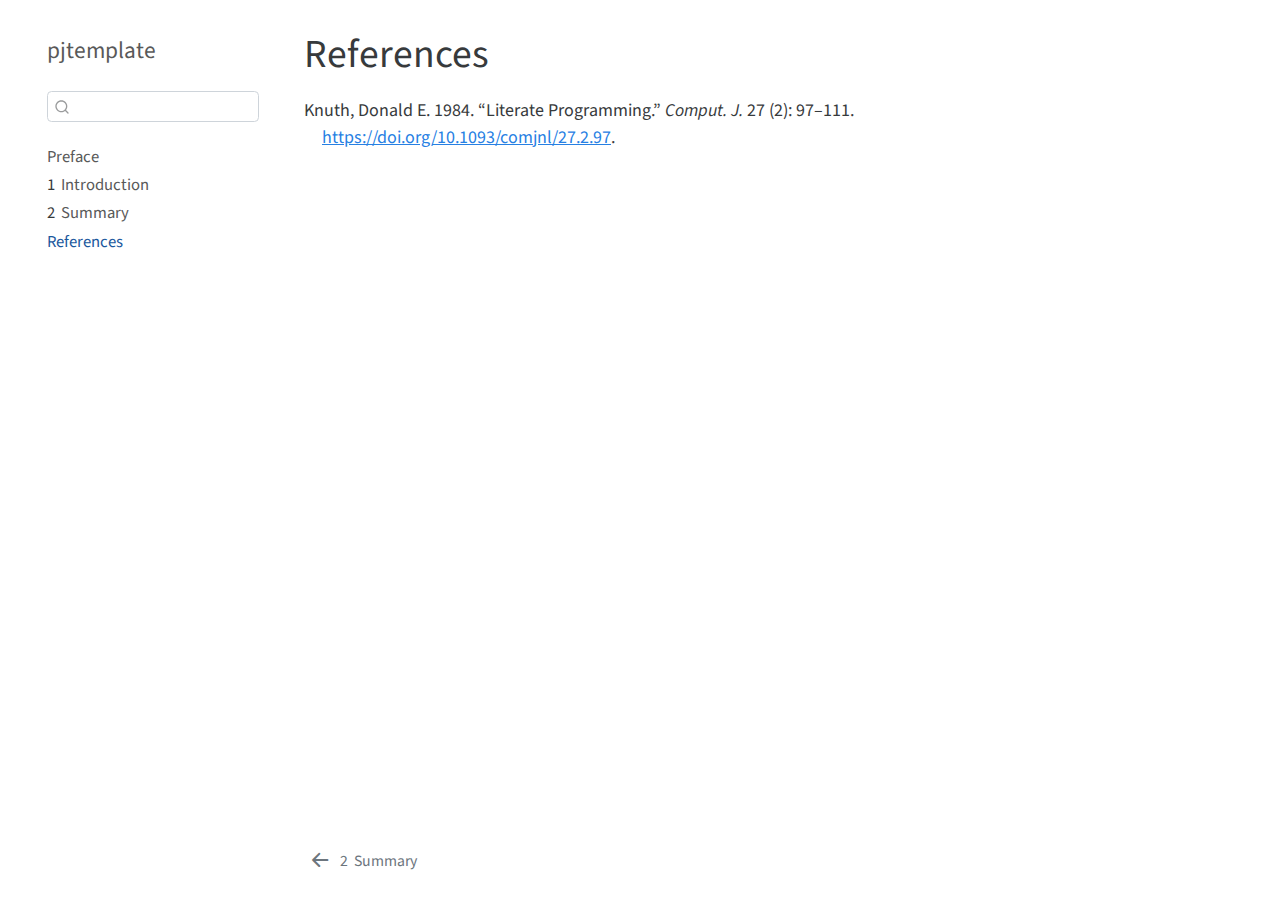
<file: docs/references.html>
<!DOCTYPE html>
<html xmlns="http://www.w3.org/1999/xhtml" lang="en" xml:lang="en"><head>

<meta charset="utf-8">
<meta name="generator" content="quarto-1.0.38">

<meta name="viewport" content="width=device-width, initial-scale=1.0, user-scalable=yes">


<title>pjtemplate - References</title>
<style>
code{white-space: pre-wrap;}
span.smallcaps{font-variant: small-caps;}
span.underline{text-decoration: underline;}
div.column{display: inline-block; vertical-align: top; width: 50%;}
div.hanging-indent{margin-left: 1.5em; text-indent: -1.5em;}
ul.task-list{list-style: none;}
div.csl-bib-body { }
div.csl-entry {
  clear: both;
}
.hanging div.csl-entry {
  margin-left:2em;
  text-indent:-2em;
}
div.csl-left-margin {
  min-width:2em;
  float:left;
}
div.csl-right-inline {
  margin-left:2em;
  padding-left:1em;
}
div.csl-indent {
  margin-left: 2em;
}
</style>


<script src="site_libs/quarto-nav/quarto-nav.js"></script>
<script src="site_libs/quarto-nav/headroom.min.js"></script>
<script src="site_libs/clipboard/clipboard.min.js"></script>
<script src="site_libs/quarto-search/autocomplete.umd.js"></script>
<script src="site_libs/quarto-search/fuse.min.js"></script>
<script src="site_libs/quarto-search/quarto-search.js"></script>
<meta name="quarto:offset" content="./">
<link href="./summary.html" rel="prev">
<script src="site_libs/quarto-html/quarto.js"></script>
<script src="site_libs/quarto-html/popper.min.js"></script>
<script src="site_libs/quarto-html/tippy.umd.min.js"></script>
<script src="site_libs/quarto-html/anchor.min.js"></script>
<link href="site_libs/quarto-html/tippy.css" rel="stylesheet">
<link href="site_libs/quarto-html/quarto-syntax-highlighting.css" rel="stylesheet" id="quarto-text-highlighting-styles">
<script src="site_libs/bootstrap/bootstrap.min.js"></script>
<link href="site_libs/bootstrap/bootstrap-icons.css" rel="stylesheet">
<link href="site_libs/bootstrap/bootstrap.min.css" rel="stylesheet" id="quarto-bootstrap" data-mode="light">
<script id="quarto-search-options" type="application/json">{
  "location": "sidebar",
  "copy-button": false,
  "collapse-after": 3,
  "panel-placement": "start",
  "type": "textbox",
  "limit": 20,
  "language": {
    "search-no-results-text": "No results",
    "search-matching-documents-text": "matching documents",
    "search-copy-link-title": "Copy link to search",
    "search-hide-matches-text": "Hide additional matches",
    "search-more-match-text": "more match in this document",
    "search-more-matches-text": "more matches in this document",
    "search-clear-button-title": "Clear",
    "search-detached-cancel-button-title": "Cancel",
    "search-submit-button-title": "Submit"
  }
}</script>


</head>

<body class="nav-sidebar floating">

<div id="quarto-search-results"></div>
  <header id="quarto-header" class="headroom fixed-top">
  <nav class="quarto-secondary-nav" data-bs-toggle="collapse" data-bs-target="#quarto-sidebar" aria-controls="quarto-sidebar" aria-expanded="false" aria-label="Toggle sidebar navigation" onclick="if (window.quartoToggleHeadroom) { window.quartoToggleHeadroom(); }">
    <div class="container-fluid d-flex justify-content-between">
      <h1 class="quarto-secondary-nav-title">References</h1>
      <button type="button" class="quarto-btn-toggle btn" aria-label="Show secondary navigation">
        <i class="bi bi-chevron-right"></i>
      </button>
    </div>
  </nav>
</header>
<!-- content -->
<div id="quarto-content" class="quarto-container page-columns page-rows-contents page-layout-article">
<!-- sidebar -->
  <nav id="quarto-sidebar" class="sidebar collapse sidebar-navigation floating overflow-auto">
    <div class="pt-lg-2 mt-2 text-left sidebar-header">
    <div class="sidebar-title mb-0 py-0">
      <a href="./">pjtemplate</a> 
    </div>
      </div>
      <div class="mt-2 flex-shrink-0 align-items-center">
        <div class="sidebar-search">
        <div id="quarto-search" class="" title="Search"></div>
        </div>
      </div>
    <div class="sidebar-menu-container"> 
    <ul class="list-unstyled mt-1">
        <li class="sidebar-item">
  <div class="sidebar-item-container"> 
  <a href="./index.html" class="sidebar-item-text sidebar-link">Preface</a>
  </div>
</li>
        <li class="sidebar-item">
  <div class="sidebar-item-container"> 
  <a href="./intro.html" class="sidebar-item-text sidebar-link"><span class="chapter-number">1</span>&nbsp; <span class="chapter-title">Introduction</span></a>
  </div>
</li>
        <li class="sidebar-item">
  <div class="sidebar-item-container"> 
  <a href="./summary.html" class="sidebar-item-text sidebar-link"><span class="chapter-number">2</span>&nbsp; <span class="chapter-title">Summary</span></a>
  </div>
</li>
        <li class="sidebar-item">
  <div class="sidebar-item-container"> 
  <a href="./references.html" class="sidebar-item-text sidebar-link active">References</a>
  </div>
</li>
    </ul>
    </div>
</nav>
<!-- margin-sidebar -->
    <div id="quarto-margin-sidebar" class="sidebar margin-sidebar">
        
    </div>
<!-- main -->
<main class="content" id="quarto-document-content">

<header id="title-block-header" class="quarto-title-block default">
<div class="quarto-title">
<h1 class="title d-none d-lg-block">References</h1>
</div>



<div class="quarto-title-meta">

    
    
  </div>
  

</header>

<div id="refs" class="references csl-bib-body hanging-indent" role="doc-bibliography">
<div id="ref-knuth84" class="csl-entry" role="doc-biblioentry">
Knuth, Donald E. 1984. <span>“Literate Programming.”</span> <em>Comput.
J.</em> 27 (2): 97–111. <a href="https://doi.org/10.1093/comjnl/27.2.97">https://doi.org/10.1093/comjnl/27.2.97</a>.
</div>
</div>



</main> <!-- /main -->
<script id="quarto-html-after-body" type="application/javascript">
window.document.addEventListener("DOMContentLoaded", function (event) {
  const toggleBodyColorMode = (bsSheetEl) => {
    const mode = bsSheetEl.getAttribute("data-mode");
    const bodyEl = window.document.querySelector("body");
    if (mode === "dark") {
      bodyEl.classList.add("quarto-dark");
      bodyEl.classList.remove("quarto-light");
    } else {
      bodyEl.classList.add("quarto-light");
      bodyEl.classList.remove("quarto-dark");
    }
  }
  const toggleBodyColorPrimary = () => {
    const bsSheetEl = window.document.querySelector("link#quarto-bootstrap");
    if (bsSheetEl) {
      toggleBodyColorMode(bsSheetEl);
    }
  }
  toggleBodyColorPrimary();  
  const icon = "";
  const anchorJS = new window.AnchorJS();
  anchorJS.options = {
    placement: 'right',
    icon: icon
  };
  anchorJS.add('.anchored');
  const clipboard = new window.ClipboardJS('.code-copy-button', {
    target: function(trigger) {
      return trigger.previousElementSibling;
    }
  });
  clipboard.on('success', function(e) {
    // button target
    const button = e.trigger;
    // don't keep focus
    button.blur();
    // flash "checked"
    button.classList.add('code-copy-button-checked');
    var currentTitle = button.getAttribute("title");
    button.setAttribute("title", "Copied!");
    setTimeout(function() {
      button.setAttribute("title", currentTitle);
      button.classList.remove('code-copy-button-checked');
    }, 1000);
    // clear code selection
    e.clearSelection();
  });
  function tippyHover(el, contentFn) {
    const config = {
      allowHTML: true,
      content: contentFn,
      maxWidth: 500,
      delay: 100,
      arrow: false,
      appendTo: function(el) {
          return el.parentElement;
      },
      interactive: true,
      interactiveBorder: 10,
      theme: 'quarto',
      placement: 'bottom-start'
    };
    window.tippy(el, config); 
  }
  const noterefs = window.document.querySelectorAll('a[role="doc-noteref"]');
  for (var i=0; i<noterefs.length; i++) {
    const ref = noterefs[i];
    tippyHover(ref, function() {
      let href = ref.getAttribute('href');
      try { href = new URL(href).hash; } catch {}
      const id = href.replace(/^#\/?/, "");
      const note = window.document.getElementById(id);
      return note.innerHTML;
    });
  }
  var bibliorefs = window.document.querySelectorAll('a[role="doc-biblioref"]');
  for (var i=0; i<bibliorefs.length; i++) {
    const ref = bibliorefs[i];
    const cites = ref.parentNode.getAttribute('data-cites').split(' ');
    tippyHover(ref, function() {
      var popup = window.document.createElement('div');
      cites.forEach(function(cite) {
        var citeDiv = window.document.createElement('div');
        citeDiv.classList.add('hanging-indent');
        citeDiv.classList.add('csl-entry');
        var biblioDiv = window.document.getElementById('ref-' + cite);
        if (biblioDiv) {
          citeDiv.innerHTML = biblioDiv.innerHTML;
        }
        popup.appendChild(citeDiv);
      });
      return popup.innerHTML;
    });
  }
});
</script>
<nav class="page-navigation">
  <div class="nav-page nav-page-previous">
      <a href="./summary.html" class="pagination-link">
        <i class="bi bi-arrow-left-short"></i> <span class="nav-page-text"><span class="chapter-number">2</span>&nbsp; <span class="chapter-title">Summary</span></span>
      </a>          
  </div>
  <div class="nav-page nav-page-next">
  </div>
</nav>
</div> <!-- /content -->



</body></html>
</file>
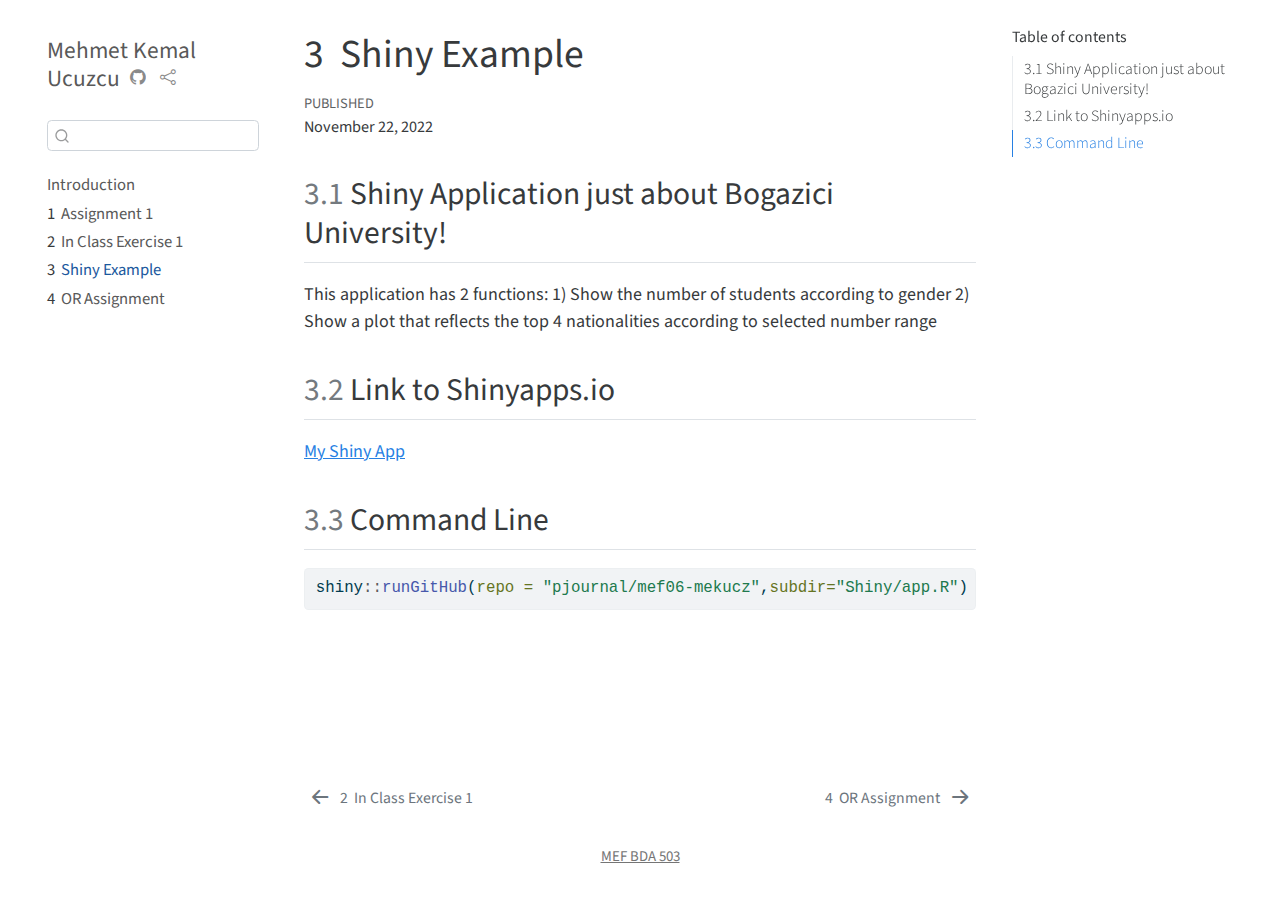
<file: docs/shiny.html>
<!DOCTYPE html>
<html xmlns="http://www.w3.org/1999/xhtml" lang="en" xml:lang="en"><head>

<meta charset="utf-8">
<meta name="generator" content="quarto-1.1.189">

<meta name="viewport" content="width=device-width, initial-scale=1.0, user-scalable=yes">

<meta name="dcterms.date" content="2022-11-22">

<title>Mehmet Kemal Ucuzcu - 3&nbsp; Shiny Example</title>
<style>
code{white-space: pre-wrap;}
span.smallcaps{font-variant: small-caps;}
div.columns{display: flex; gap: min(4vw, 1.5em);}
div.column{flex: auto; overflow-x: auto;}
div.hanging-indent{margin-left: 1.5em; text-indent: -1.5em;}
ul.task-list{list-style: none;}
ul.task-list li input[type="checkbox"] {
  width: 0.8em;
  margin: 0 0.8em 0.2em -1.6em;
  vertical-align: middle;
}
pre > code.sourceCode { white-space: pre; position: relative; }
pre > code.sourceCode > span { display: inline-block; line-height: 1.25; }
pre > code.sourceCode > span:empty { height: 1.2em; }
.sourceCode { overflow: visible; }
code.sourceCode > span { color: inherit; text-decoration: inherit; }
div.sourceCode { margin: 1em 0; }
pre.sourceCode { margin: 0; }
@media screen {
div.sourceCode { overflow: auto; }
}
@media print {
pre > code.sourceCode { white-space: pre-wrap; }
pre > code.sourceCode > span { text-indent: -5em; padding-left: 5em; }
}
pre.numberSource code
  { counter-reset: source-line 0; }
pre.numberSource code > span
  { position: relative; left: -4em; counter-increment: source-line; }
pre.numberSource code > span > a:first-child::before
  { content: counter(source-line);
    position: relative; left: -1em; text-align: right; vertical-align: baseline;
    border: none; display: inline-block;
    -webkit-touch-callout: none; -webkit-user-select: none;
    -khtml-user-select: none; -moz-user-select: none;
    -ms-user-select: none; user-select: none;
    padding: 0 4px; width: 4em;
    color: #aaaaaa;
  }
pre.numberSource { margin-left: 3em; border-left: 1px solid #aaaaaa;  padding-left: 4px; }
div.sourceCode
  {   }
@media screen {
pre > code.sourceCode > span > a:first-child::before { text-decoration: underline; }
}
code span.al { color: #ff0000; font-weight: bold; } /* Alert */
code span.an { color: #60a0b0; font-weight: bold; font-style: italic; } /* Annotation */
code span.at { color: #7d9029; } /* Attribute */
code span.bn { color: #40a070; } /* BaseN */
code span.bu { color: #008000; } /* BuiltIn */
code span.cf { color: #007020; font-weight: bold; } /* ControlFlow */
code span.ch { color: #4070a0; } /* Char */
code span.cn { color: #880000; } /* Constant */
code span.co { color: #60a0b0; font-style: italic; } /* Comment */
code span.cv { color: #60a0b0; font-weight: bold; font-style: italic; } /* CommentVar */
code span.do { color: #ba2121; font-style: italic; } /* Documentation */
code span.dt { color: #902000; } /* DataType */
code span.dv { color: #40a070; } /* DecVal */
code span.er { color: #ff0000; font-weight: bold; } /* Error */
code span.ex { } /* Extension */
code span.fl { color: #40a070; } /* Float */
code span.fu { color: #06287e; } /* Function */
code span.im { color: #008000; font-weight: bold; } /* Import */
code span.in { color: #60a0b0; font-weight: bold; font-style: italic; } /* Information */
code span.kw { color: #007020; font-weight: bold; } /* Keyword */
code span.op { color: #666666; } /* Operator */
code span.ot { color: #007020; } /* Other */
code span.pp { color: #bc7a00; } /* Preprocessor */
code span.sc { color: #4070a0; } /* SpecialChar */
code span.ss { color: #bb6688; } /* SpecialString */
code span.st { color: #4070a0; } /* String */
code span.va { color: #19177c; } /* Variable */
code span.vs { color: #4070a0; } /* VerbatimString */
code span.wa { color: #60a0b0; font-weight: bold; font-style: italic; } /* Warning */
</style>


<script src="site_libs/quarto-nav/quarto-nav.js"></script>
<script src="site_libs/quarto-nav/headroom.min.js"></script>
<script src="site_libs/clipboard/clipboard.min.js"></script>
<script src="site_libs/quarto-search/autocomplete.umd.js"></script>
<script src="site_libs/quarto-search/fuse.min.js"></script>
<script src="site_libs/quarto-search/quarto-search.js"></script>
<meta name="quarto:offset" content="./">
<link href="./or.html" rel="next">
<link href="./inclass1.html" rel="prev">
<script src="site_libs/quarto-html/quarto.js"></script>
<script src="site_libs/quarto-html/popper.min.js"></script>
<script src="site_libs/quarto-html/tippy.umd.min.js"></script>
<script src="site_libs/quarto-html/anchor.min.js"></script>
<link href="site_libs/quarto-html/tippy.css" rel="stylesheet">
<link href="site_libs/quarto-html/quarto-syntax-highlighting.css" rel="stylesheet" id="quarto-text-highlighting-styles">
<script src="site_libs/bootstrap/bootstrap.min.js"></script>
<link href="site_libs/bootstrap/bootstrap-icons.css" rel="stylesheet">
<link href="site_libs/bootstrap/bootstrap.min.css" rel="stylesheet" id="quarto-bootstrap" data-mode="light">
<script id="quarto-search-options" type="application/json">{
  "location": "sidebar",
  "copy-button": false,
  "collapse-after": 3,
  "panel-placement": "start",
  "type": "textbox",
  "limit": 20,
  "language": {
    "search-no-results-text": "No results",
    "search-matching-documents-text": "matching documents",
    "search-copy-link-title": "Copy link to search",
    "search-hide-matches-text": "Hide additional matches",
    "search-more-match-text": "more match in this document",
    "search-more-matches-text": "more matches in this document",
    "search-clear-button-title": "Clear",
    "search-detached-cancel-button-title": "Cancel",
    "search-submit-button-title": "Submit"
  }
}</script>


</head>

<body class="nav-sidebar floating">

<div id="quarto-search-results"></div>
  <header id="quarto-header" class="headroom fixed-top">
  <nav class="quarto-secondary-nav" data-bs-toggle="collapse" data-bs-target="#quarto-sidebar" aria-controls="quarto-sidebar" aria-expanded="false" aria-label="Toggle sidebar navigation" onclick="if (window.quartoToggleHeadroom) { window.quartoToggleHeadroom(); }">
    <div class="container-fluid d-flex justify-content-between">
      <h1 class="quarto-secondary-nav-title"><span class="chapter-number">3</span>&nbsp; <span class="chapter-title">Shiny Example</span></h1>
      <button type="button" class="quarto-btn-toggle btn" aria-label="Show secondary navigation">
        <i class="bi bi-chevron-right"></i>
      </button>
    </div>
  </nav>
</header>
<!-- content -->
<div id="quarto-content" class="quarto-container page-columns page-rows-contents page-layout-article">
<!-- sidebar -->
  <nav id="quarto-sidebar" class="sidebar collapse sidebar-navigation floating overflow-auto">
    <div class="pt-lg-2 mt-2 text-left sidebar-header">
    <div class="sidebar-title mb-0 py-0">
      <a href="./">Mehmet Kemal Ucuzcu</a> 
        <div class="sidebar-tools-main">
    <a href="https://github.com/pjournal/gh-pages-quarto-template" title="Source Code" class="sidebar-tool px-1"><i class="bi bi-github"></i></a>
    <a href="" title="Share" id="sidebar-tool-dropdown-0" class="sidebar-tool dropdown-toggle px-1" data-bs-toggle="dropdown" aria-expanded="false"><i class="bi bi-share"></i></a>
    <ul class="dropdown-menu" aria-labelledby="sidebar-tool-dropdown-0">
        <li>
          <a class="dropdown-item sidebar-tools-main-item" href="https://twitter.com/intent/tweet?url=|url|">
            <i class="bi bi-bi-twitter pe-1"></i>
          Twitter
          </a>
        </li>
        <li>
          <a class="dropdown-item sidebar-tools-main-item" href="https://www.facebook.com/sharer/sharer.php?u=|url|">
            <i class="bi bi-bi-facebook pe-1"></i>
          Facebook
          </a>
        </li>
    </ul>
</div>
    </div>
      </div>
      <div class="mt-2 flex-shrink-0 align-items-center">
        <div class="sidebar-search">
        <div id="quarto-search" class="" title="Search"></div>
        </div>
      </div>
    <div class="sidebar-menu-container"> 
    <ul class="list-unstyled mt-1">
        <li class="sidebar-item">
  <div class="sidebar-item-container"> 
  <a href="./index.html" class="sidebar-item-text sidebar-link">Introduction</a>
  </div>
</li>
        <li class="sidebar-item">
  <div class="sidebar-item-container"> 
  <a href="./assignment1.html" class="sidebar-item-text sidebar-link"><span class="chapter-number">1</span>&nbsp; <span class="chapter-title">Assignment 1</span></a>
  </div>
</li>
        <li class="sidebar-item">
  <div class="sidebar-item-container"> 
  <a href="./inclass1.html" class="sidebar-item-text sidebar-link"><span class="chapter-number">2</span>&nbsp; <span class="chapter-title">In Class Exercise 1</span></a>
  </div>
</li>
        <li class="sidebar-item">
  <div class="sidebar-item-container"> 
  <a href="./shiny.html" class="sidebar-item-text sidebar-link active"><span class="chapter-number">3</span>&nbsp; <span class="chapter-title">Shiny Example</span></a>
  </div>
</li>
        <li class="sidebar-item">
  <div class="sidebar-item-container"> 
  <a href="./or.html" class="sidebar-item-text sidebar-link"><span class="chapter-number">4</span>&nbsp; <span class="chapter-title">OR Assignment</span></a>
  </div>
</li>
    </ul>
    </div>
</nav>
<!-- margin-sidebar -->
    <div id="quarto-margin-sidebar" class="sidebar margin-sidebar">
        <nav id="TOC" role="doc-toc" class="toc-active">
    <h2 id="toc-title">Table of contents</h2>
   
  <ul>
  <li><a href="#shiny-application-just-about-bogazici-university" id="toc-shiny-application-just-about-bogazici-university" class="nav-link active" data-scroll-target="#shiny-application-just-about-bogazici-university"><span class="toc-section-number">3.1</span>  Shiny Application just about Bogazici University!</a></li>
  <li><a href="#link-to-shinyapps.io" id="toc-link-to-shinyapps.io" class="nav-link" data-scroll-target="#link-to-shinyapps.io"><span class="toc-section-number">3.2</span>  Link to Shinyapps.io</a></li>
  <li><a href="#command-line" id="toc-command-line" class="nav-link" data-scroll-target="#command-line"><span class="toc-section-number">3.3</span>  Command Line</a></li>
  </ul>
</nav>
    </div>
<!-- main -->
<main class="content" id="quarto-document-content">

<header id="title-block-header" class="quarto-title-block default">
<div class="quarto-title">
<h1 class="title d-none d-lg-block"><span class="chapter-number">3</span>&nbsp; <span class="chapter-title">Shiny Example</span></h1>
</div>



<div class="quarto-title-meta">

    
    <div>
    <div class="quarto-title-meta-heading">Published</div>
    <div class="quarto-title-meta-contents">
      <p class="date">November 22, 2022</p>
    </div>
  </div>
    
  </div>
  

</header>

<section id="shiny-application-just-about-bogazici-university" class="level2" data-number="3.1">
<h2 data-number="3.1" class="anchored" data-anchor-id="shiny-application-just-about-bogazici-university"><span class="header-section-number">3.1</span> Shiny Application just about Bogazici University!</h2>
<p>This application has 2 functions: 1) Show the number of students according to gender 2) Show a plot that reflects the top 4 nationalities according to selected number range</p>
</section>
<section id="link-to-shinyapps.io" class="level2" data-number="3.2">
<h2 data-number="3.2" class="anchored" data-anchor-id="link-to-shinyapps.io"><span class="header-section-number">3.2</span> Link to Shinyapps.io</h2>
<p><a href="https://mekucz.shinyapps.io/Shiny/">My Shiny App</a></p>
</section>
<section id="command-line" class="level2" data-number="3.3">
<h2 data-number="3.3" class="anchored" data-anchor-id="command-line"><span class="header-section-number">3.3</span> Command Line</h2>
<div class="cell">
<div class="sourceCode cell-code" id="cb1"><pre class="sourceCode r code-with-copy"><code class="sourceCode r"><span id="cb1-1"><a href="#cb1-1" aria-hidden="true" tabindex="-1"></a>shiny<span class="sc">::</span><span class="fu">runGitHub</span>(<span class="at">repo =</span> <span class="st">"pjournal/mef06-mekucz"</span>,<span class="at">subdir=</span><span class="st">"Shiny/app.R"</span>)</span></code><button title="Copy to Clipboard" class="code-copy-button"><i class="bi"></i></button></pre></div>
</div>


</section>

</main> <!-- /main -->
<script id="quarto-html-after-body" type="application/javascript">
window.document.addEventListener("DOMContentLoaded", function (event) {
  const toggleBodyColorMode = (bsSheetEl) => {
    const mode = bsSheetEl.getAttribute("data-mode");
    const bodyEl = window.document.querySelector("body");
    if (mode === "dark") {
      bodyEl.classList.add("quarto-dark");
      bodyEl.classList.remove("quarto-light");
    } else {
      bodyEl.classList.add("quarto-light");
      bodyEl.classList.remove("quarto-dark");
    }
  }
  const toggleBodyColorPrimary = () => {
    const bsSheetEl = window.document.querySelector("link#quarto-bootstrap");
    if (bsSheetEl) {
      toggleBodyColorMode(bsSheetEl);
    }
  }
  toggleBodyColorPrimary();  
  const icon = "";
  const anchorJS = new window.AnchorJS();
  anchorJS.options = {
    placement: 'right',
    icon: icon
  };
  anchorJS.add('.anchored');
  const clipboard = new window.ClipboardJS('.code-copy-button', {
    target: function(trigger) {
      return trigger.previousElementSibling;
    }
  });
  clipboard.on('success', function(e) {
    // button target
    const button = e.trigger;
    // don't keep focus
    button.blur();
    // flash "checked"
    button.classList.add('code-copy-button-checked');
    var currentTitle = button.getAttribute("title");
    button.setAttribute("title", "Copied!");
    setTimeout(function() {
      button.setAttribute("title", currentTitle);
      button.classList.remove('code-copy-button-checked');
    }, 1000);
    // clear code selection
    e.clearSelection();
  });
  function tippyHover(el, contentFn) {
    const config = {
      allowHTML: true,
      content: contentFn,
      maxWidth: 500,
      delay: 100,
      arrow: false,
      appendTo: function(el) {
          return el.parentElement;
      },
      interactive: true,
      interactiveBorder: 10,
      theme: 'quarto',
      placement: 'bottom-start'
    };
    window.tippy(el, config); 
  }
  const noterefs = window.document.querySelectorAll('a[role="doc-noteref"]');
  for (var i=0; i<noterefs.length; i++) {
    const ref = noterefs[i];
    tippyHover(ref, function() {
      // use id or data attribute instead here
      let href = ref.getAttribute('data-footnote-href') || ref.getAttribute('href');
      try { href = new URL(href).hash; } catch {}
      const id = href.replace(/^#\/?/, "");
      const note = window.document.getElementById(id);
      return note.innerHTML;
    });
  }
  var bibliorefs = window.document.querySelectorAll('a[role="doc-biblioref"]');
  for (var i=0; i<bibliorefs.length; i++) {
    const ref = bibliorefs[i];
    const cites = ref.parentNode.getAttribute('data-cites').split(' ');
    tippyHover(ref, function() {
      var popup = window.document.createElement('div');
      cites.forEach(function(cite) {
        var citeDiv = window.document.createElement('div');
        citeDiv.classList.add('hanging-indent');
        citeDiv.classList.add('csl-entry');
        var biblioDiv = window.document.getElementById('ref-' + cite);
        if (biblioDiv) {
          citeDiv.innerHTML = biblioDiv.innerHTML;
        }
        popup.appendChild(citeDiv);
      });
      return popup.innerHTML;
    });
  }
});
</script>
<nav class="page-navigation">
  <div class="nav-page nav-page-previous">
      <a href="./inclass1.html" class="pagination-link">
        <i class="bi bi-arrow-left-short"></i> <span class="nav-page-text"><span class="chapter-number">2</span>&nbsp; <span class="chapter-title">In Class Exercise 1</span></span>
      </a>          
  </div>
  <div class="nav-page nav-page-next">
      <a href="./or.html" class="pagination-link">
        <span class="nav-page-text"><span class="chapter-number">4</span>&nbsp; <span class="chapter-title">OR Assignment</span></span> <i class="bi bi-arrow-right-short"></i>
      </a>
  </div>
</nav>
</div> <!-- /content -->
<footer class="footer">
  <div class="nav-footer">
      <div class="nav-footer-center"><a href="https://mef-bda503.github.io">MEF BDA 503</a></div>
  </div>
</footer>



</body></html>
</file>
<file: docs/site_libs/quarto-html/tippy.css>
.tippy-box[data-animation=fade][data-state=hidden]{opacity:0}[data-tippy-root]{max-width:calc(100vw - 10px)}.tippy-box{position:relative;background-color:#333;color:#fff;border-radius:4px;font-size:14px;line-height:1.4;white-space:normal;outline:0;transition-property:transform,visibility,opacity}.tippy-box[data-placement^=top]>.tippy-arrow{bottom:0}.tippy-box[data-placement^=top]>.tippy-arrow:before{bottom:-7px;left:0;border-width:8px 8px 0;border-top-color:initial;transform-origin:center top}.tippy-box[data-placement^=bottom]>.tippy-arrow{top:0}.tippy-box[data-placement^=bottom]>.tippy-arrow:before{top:-7px;left:0;border-width:0 8px 8px;border-bottom-color:initial;transform-origin:center bottom}.tippy-box[data-placement^=left]>.tippy-arrow{right:0}.tippy-box[data-placement^=left]>.tippy-arrow:before{border-width:8px 0 8px 8px;border-left-color:initial;right:-7px;transform-origin:center left}.tippy-box[data-placement^=right]>.tippy-arrow{left:0}.tippy-box[data-placement^=right]>.tippy-arrow:before{left:-7px;border-width:8px 8px 8px 0;border-right-color:initial;transform-origin:center right}.tippy-box[data-inertia][data-state=visible]{transition-timing-function:cubic-bezier(.54,1.5,.38,1.11)}.tippy-arrow{width:16px;height:16px;color:#333}.tippy-arrow:before{content:"";position:absolute;border-color:transparent;border-style:solid}.tippy-content{position:relative;padding:5px 9px;z-index:1}
</file>
<file: docs/site_libs/quarto-html/quarto-syntax-highlighting.css>
/* quarto syntax highlight colors */
:root {
  --quarto-hl-ot-color: #003B4F;
  --quarto-hl-at-color: #657422;
  --quarto-hl-ss-color: #20794D;
  --quarto-hl-an-color: #5E5E5E;
  --quarto-hl-fu-color: #4758AB;
  --quarto-hl-st-color: #20794D;
  --quarto-hl-cf-color: #003B4F;
  --quarto-hl-op-color: #5E5E5E;
  --quarto-hl-er-color: #AD0000;
  --quarto-hl-bn-color: #AD0000;
  --quarto-hl-al-color: #AD0000;
  --quarto-hl-va-color: #111111;
  --quarto-hl-bu-color: inherit;
  --quarto-hl-ex-color: inherit;
  --quarto-hl-pp-color: #AD0000;
  --quarto-hl-in-color: #5E5E5E;
  --quarto-hl-vs-color: #20794D;
  --quarto-hl-wa-color: #5E5E5E;
  --quarto-hl-do-color: #5E5E5E;
  --quarto-hl-im-color: #00769E;
  --quarto-hl-ch-color: #20794D;
  --quarto-hl-dt-color: #AD0000;
  --quarto-hl-fl-color: #AD0000;
  --quarto-hl-co-color: #5E5E5E;
  --quarto-hl-cv-color: #5E5E5E;
  --quarto-hl-cn-color: #8f5902;
  --quarto-hl-sc-color: #5E5E5E;
  --quarto-hl-dv-color: #AD0000;
  --quarto-hl-kw-color: #003B4F;
}

/* other quarto variables */
:root {
  --quarto-font-monospace: SFMono-Regular, Menlo, Monaco, Consolas, "Liberation Mono", "Courier New", monospace;
}

pre > code.sourceCode > span {
  color: #003B4F;
}

code span {
  color: #003B4F;
}

code.sourceCode > span {
  color: #003B4F;
}

div.sourceCode,
div.sourceCode pre.sourceCode {
  color: #003B4F;
}

code span.ot {
  color: #003B4F;
}

code span.at {
  color: #657422;
}

code span.ss {
  color: #20794D;
}

code span.an {
  color: #5E5E5E;
}

code span.fu {
  color: #4758AB;
}

code span.st {
  color: #20794D;
}

code span.cf {
  color: #003B4F;
}

code span.op {
  color: #5E5E5E;
}

code span.er {
  color: #AD0000;
}

code span.bn {
  color: #AD0000;
}

code span.al {
  color: #AD0000;
}

code span.va {
  color: #111111;
}

code span.pp {
  color: #AD0000;
}

code span.in {
  color: #5E5E5E;
}

code span.vs {
  color: #20794D;
}

code span.wa {
  color: #5E5E5E;
  font-style: italic;
}

code span.do {
  color: #5E5E5E;
  font-style: italic;
}

code span.im {
  color: #00769E;
}

code span.ch {
  color: #20794D;
}

code span.dt {
  color: #AD0000;
}

code span.fl {
  color: #AD0000;
}

code span.co {
  color: #5E5E5E;
}

code span.cv {
  color: #5E5E5E;
  font-style: italic;
}

code span.cn {
  color: #8f5902;
}

code span.sc {
  color: #5E5E5E;
}

code span.dv {
  color: #AD0000;
}

code span.kw {
  color: #003B4F;
}

.prevent-inlining {
  content: "</";
}

/*# sourceMappingURL=debc5d5d77c3f9108843748ff7464032.css.map */
</file>
